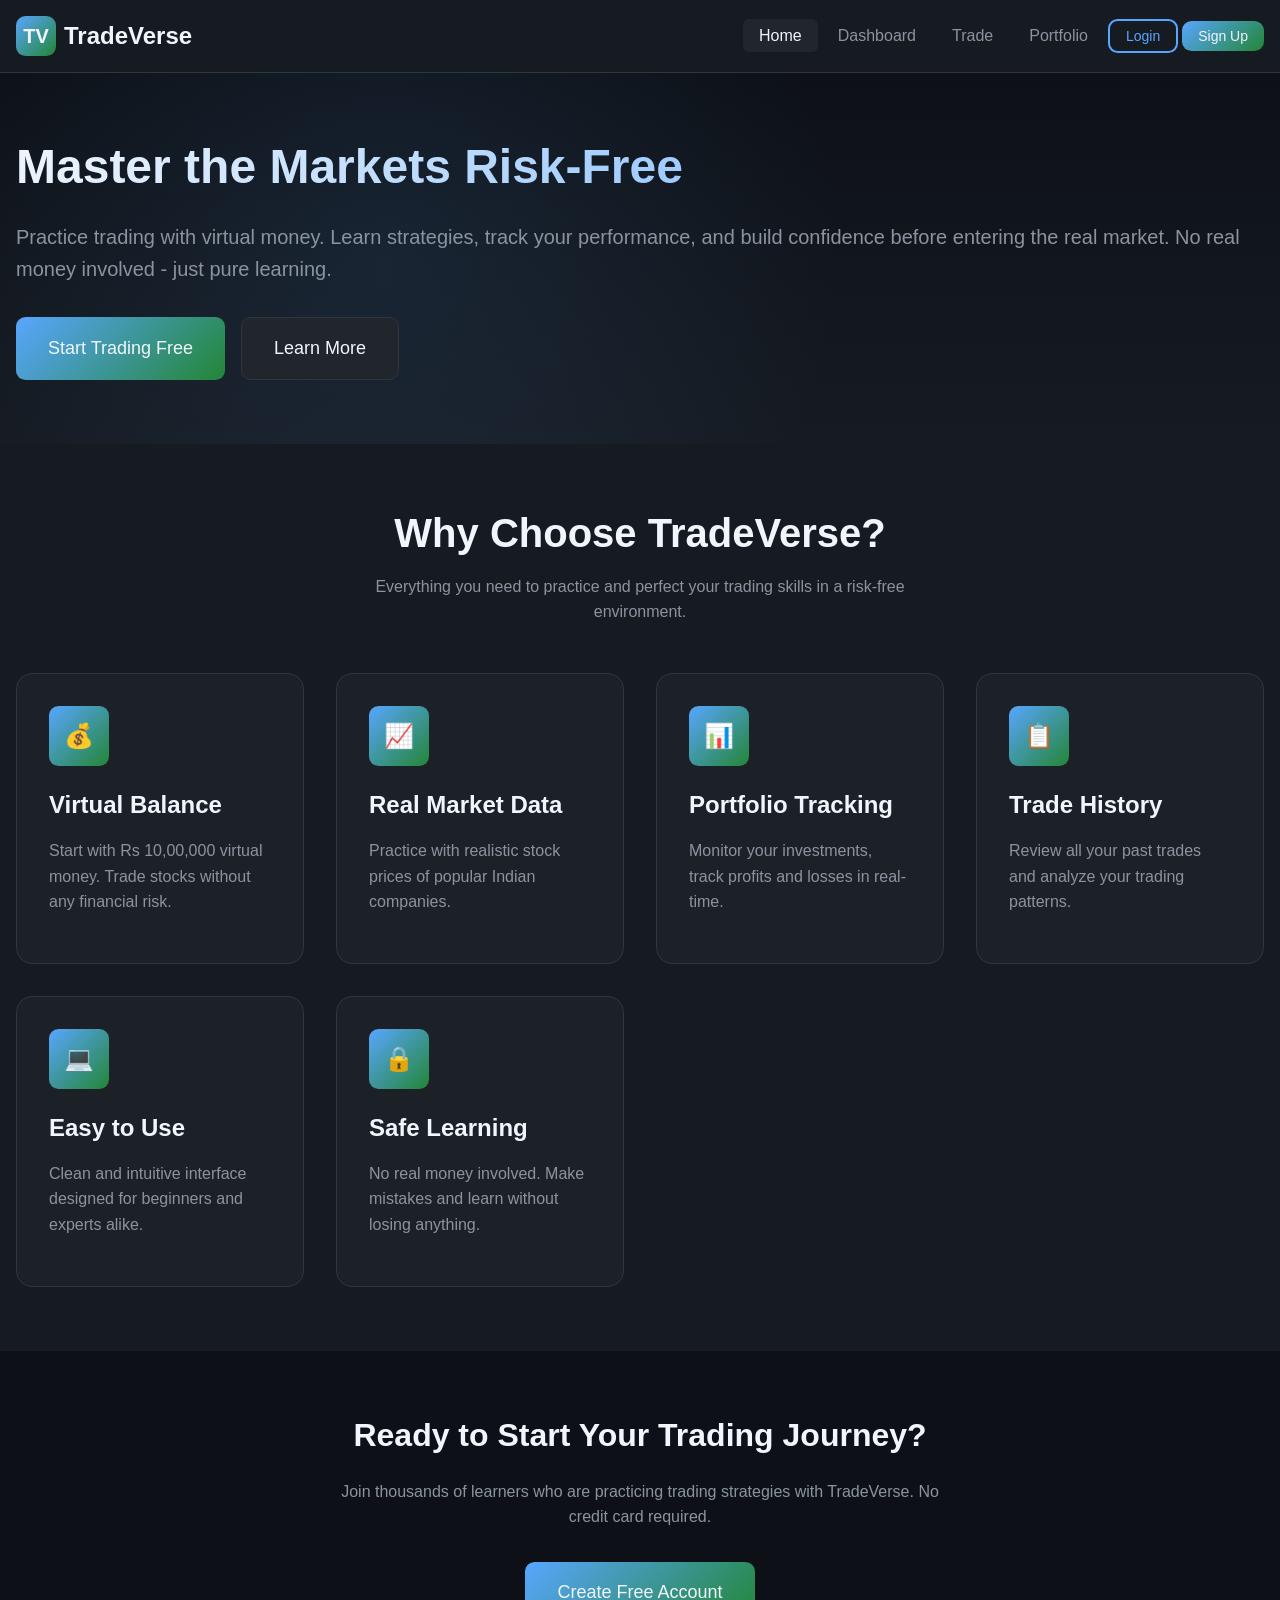
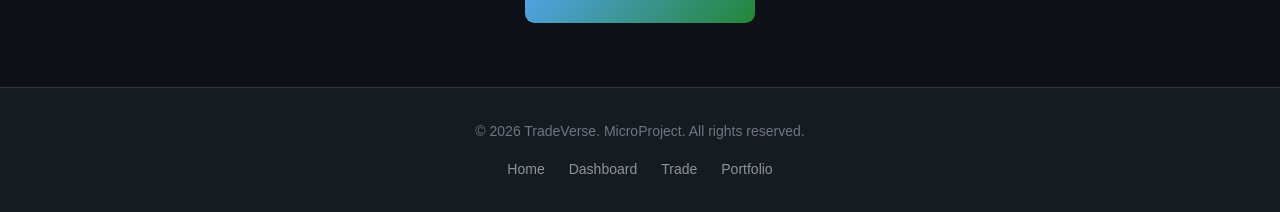
<file: index.html>
<!DOCTYPE html>
<html lang="en">
<head>
    <meta charset="UTF-8">
    <meta name="viewport" content="width=device-width, initial-scale=1.0, maximum-scale=5.0, user-scalable=yes">
    <meta name="description" content="TradeVerse - Virtual Paper Trading Platform. Practice trading risk-free with virtual money.">
    <meta name="theme-color" content="#0d1117">
    <title>TradeVerse - Virtual Paper Trading Platform</title>
    <link rel="stylesheet" href="style.css">
</head>
<body>
    <!-- navigation bar -->
    <nav class="navbar">
        <div class="container">
            <a href="index.html" class="navbar-brand">
                <div class="logo-icon">TV</div>
                <span>TradeVerse</span>
            </a>
            <button class="navbar-toggle" id="navbarToggle" aria-label="Toggle navigation">
                <span></span>
                <span></span>
                <span></span>
            </button>
            <ul class="navbar-nav" id="navbarNav">
                <li><a href="index.html" class="nav-link active">Home</a></li>
                <li><a href="pages/dashboard.html" class="nav-link">Dashboard</a></li>
                <li><a href="pages/trade.html" class="nav-link">Trade</a></li>
                <li><a href="pages/portfolio.html" class="nav-link">Portfolio</a></li>
                <li><a href="pages/login.html" class="btn btn-outline btn-sm">Login</a></li>
                <li><a href="pages/register.html" class="btn btn-primary btn-sm">Sign Up</a></li>
            </ul>
        </div>
    </nav>

    <!-- hero -->
    <section class="hero">
        <div class="container">
            <div class="hero-content fade-in">
                <h1>Master the Markets Risk-Free</h1>
                <p>Practice trading with virtual money. Learn strategies, track your performance, and build confidence before entering the real market. No real money involved - just pure learning.</p>
                <div class="hero-buttons">
                    <a href="pages/register.html" class="btn btn-primary btn-lg">Start Trading Free</a>
                    <a href="#features" class="btn btn-secondary btn-lg">Learn More</a>
                </div>
            </div>
        </div>
    </section>

    <!-- features -->
    <section class="features" id="features">
        <div class="container">
            <div class="section-header">
                <h2>Why Choose TradeVerse?</h2>
                <p>Everything you need to practice and perfect your trading skills in a risk-free environment.</p>
            </div>
            <div class="features-grid">
                <div class="feature-card">
                    <div class="feature-icon">&#128176;</div>
                    <h3>Virtual Balance</h3>
                    <p>Start with Rs 10,00,000 virtual money. Trade stocks without any financial risk.</p>
                </div>
                <div class="feature-card">
                    <div class="feature-icon">&#128200;</div>
                    <h3>Real Market Data</h3>
                    <p>Practice with realistic stock prices of popular Indian companies.</p>
                </div>
                <div class="feature-card">
                    <div class="feature-icon">&#128202;</div>
                    <h3>Portfolio Tracking</h3>
                    <p>Monitor your investments, track profits and losses in real-time.</p>
                </div>
                <div class="feature-card">
                    <div class="feature-icon">&#128203;</div>
                    <h3>Trade History</h3>
                    <p>Review all your past trades and analyze your trading patterns.</p>
                </div>
                <div class="feature-card">
                    <div class="feature-icon">&#128187;</div>
                    <h3>Easy to Use</h3>
                    <p>Clean and intuitive interface designed for beginners and experts alike.</p>
                </div>
                <div class="feature-card">
                    <div class="feature-icon">&#128274;</div>
                    <h3>Safe Learning</h3>
                    <p>No real money involved. Make mistakes and learn without losing anything.</p>
                </div>
            </div>
        </div>
    </section>

    <!-- container -->
    <section style="padding: var(--space-3xl) 0; background-color: var(--primary-bg);">
        <div class="container text-center">
            <h2>Ready to Start Your Trading Journey?</h2>
            <p style="max-width: min(600px, 90vw); margin: var(--space-md) auto var(--space-xl);">Join thousands of learners who are practicing trading strategies with TradeVerse. No credit card required.</p>
            <a href="pages/register.html" class="btn btn-primary btn-lg">Create Free Account</a>
        </div>
    </section>

    <!-- footer -->
    <footer class="footer">
        <div class="container">
            <div class="footer-content">
                <div class="copyright">
                    &#169; 2026 TradeVerse. MicroProject. All rights reserved.
                </div>
                <div class="footer-links">
                    <a href="index.html" class="footer-link">Home</a>
                    <a href="pages/dashboard.html" class="footer-link">Dashboard</a>
                    <a href="pages/trade.html" class="footer-link">Trade</a>
                    <a href="pages/portfolio.html" class="footer-link">Portfolio</a>
                </div>
            </div>
        </div>
    </footer>

    <script src="js/main.js"></script>
</body>
</html>
</file>
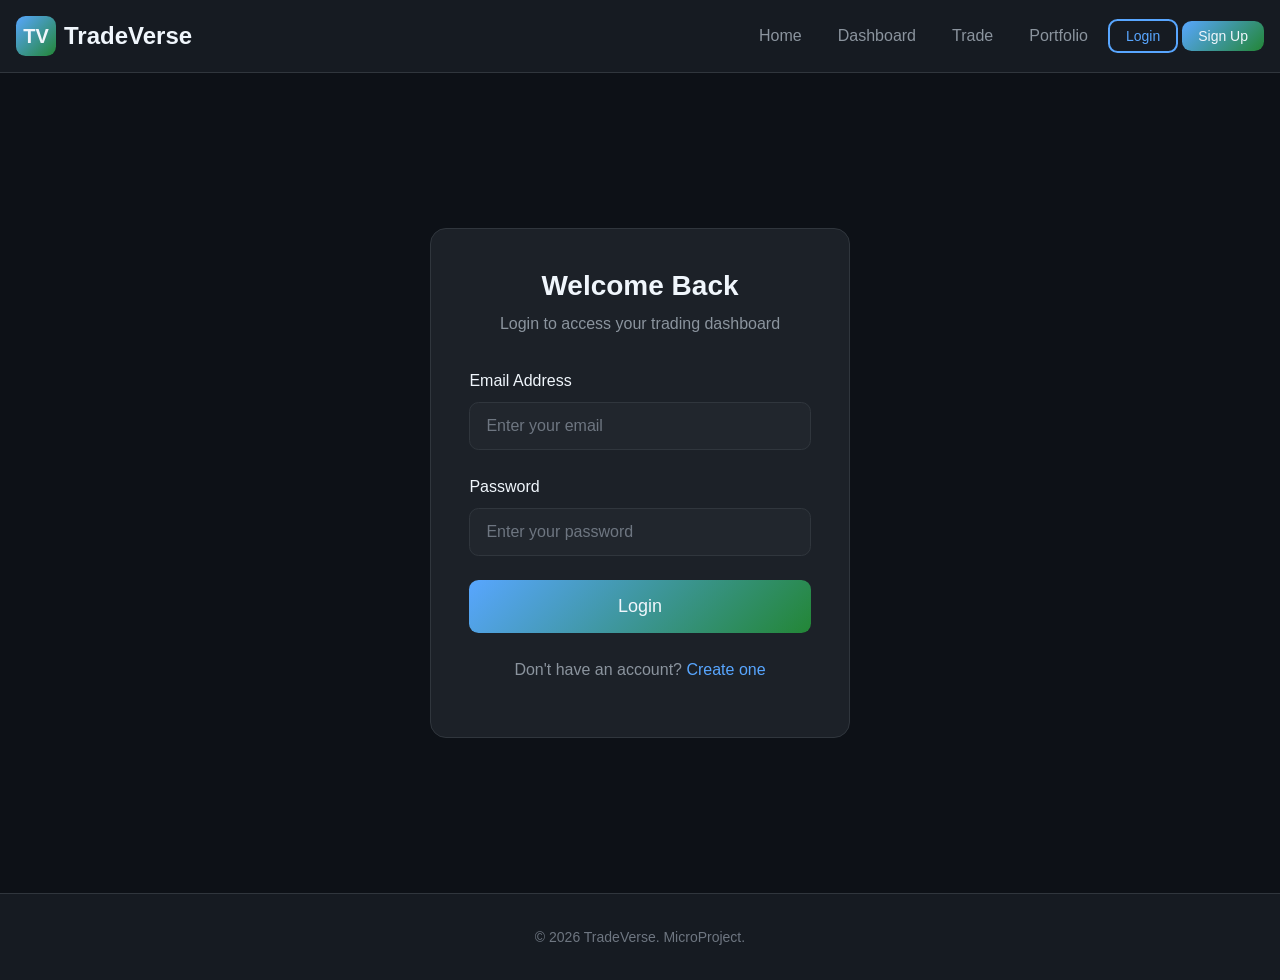
<file: pages/dashboard.html>
<!DOCTYPE html>
<html lang="en">
<head>
    <meta charset="UTF-8">
    <meta name="viewport" content="width=device-width, initial-scale=1.0">
    <title>Dashboard - TradeVerse</title>
    <link rel="stylesheet" href="../style.css">
</head>
<body>
    <!-- Navigation Bar -->
    <nav class="navbar">
        <div class="container">
            <a href="../index.html" class="navbar-brand">
                <div class="logo-icon">TV</div>
                <span>TradeVerse</span>
            </a>
            <div class="navbar-toggle" id="navbarToggle">
                <span></span>
                <span></span>
                <span></span>
            </div>
            <ul class="navbar-nav" id="navbarNav">
                <li><a href="../index.html" class="nav-link">Home</a></li>
                <li><a href="dashboard.html" class="nav-link active">Dashboard</a></li>
                <li><a href="trade.html" class="nav-link">Trade</a></li>
                <li><a href="portfolio.html" class="nav-link">Portfolio</a></li>
                <li><a href="history.html" class="nav-link">History</a></li>
                <li><a href="profile.html" class="nav-link">Profile</a></li>
                <li><button id="logoutBtn" class="btn btn-danger btn-sm">Logout</button></li>
            </ul>
        </div>
    </nav>

    <!-- Dashboard Content -->
    <main class="dashboard-layout">
        <div class="container">
            <h1 class="mb-2">Dashboard</h1>
            <p class="mb-3">Welcome back, <span id="userName">Trader</span>! Here's your portfolio overview.</p>

            <!-- Live Market Status -->
            <div class="live-ticker" style="background: linear-gradient(135deg, var(--secondary-bg), var(--tertiary-bg)); border-radius: var(--radius-lg); padding: 0.75rem 1rem; margin-bottom: 2rem; display: flex; align-items: center; gap: 1rem; overflow-x: auto; border: 1px solid var(--border-primary);">
                <span style="display: flex; align-items: center; gap: 0.5rem; white-space: nowrap;">
                    <span class="live-indicator" style="width: 8px; height: 8px; background: var(--accent-success); border-radius: 50%; animation: pulse 1.5s infinite;"></span>
                    <strong>Live Market</strong>
                </span>
                <div id="marketTicker" style="display: flex; gap: 1.5rem; white-space: nowrap;">
                    <!-- Populated by JavaScript -->
                </div>
            </div>

            <!-- Balance Cards -->
            <div class="balance-grid">
                <div class="balance-card">
                    <div class="balance-label">&#128176; Virtual Balance</div>
                    <div class="balance-value" id="virtualBalance">&#8377;10,00,000</div>
                    <div class="balance-change positive">Available for trading</div>
                </div>
                <div class="balance-card">
                    <div class="balance-label">&#128200; Total Investment</div>
                    <div class="balance-value" id="totalInvestment">&#8377;0</div>
                    <div class="balance-change">Amount invested in stocks</div>
                </div>
                <div class="balance-card">
                    <div class="balance-label">&#128178; Portfolio Value</div>
                    <div class="balance-value" id="portfolioValue">&#8377;0</div>
                    <div class="balance-change" id="portfolioChange">Current value</div>
                </div>
                <div class="balance-card">
                    <div class="balance-label">&#128202; Total P/L</div>
                    <div class="balance-value" id="totalPL">&#8377;0</div>
                    <div class="balance-change" id="plPercent">0% return</div>
                </div>
            </div>

            <!-- Candlestick Chart Section -->
            <div class="chart-container">
                <div class="chart-header">
                    <div>
                        <h2 class="chart-title" id="chartStockTitle">Reliance Industries</h2>
                        <div id="chartStockInfo" style="font-size: 0.875rem; color: var(--text-secondary);">
                            <span id="chartStockSymbol">RELIANCE</span> |
                            O: <span id="chartOpen">0</span> |
                            H: <span id="chartHigh">0</span> |
                            L: <span id="chartLow">0</span> |
                            C: <span id="chartClose" style="font-weight: 600;">0</span>
                            <span id="chartChange" style="margin-left: 0.5rem;"></span>
                        </div>
                    </div>
                    <div style="display: flex; align-items: center; gap: 1rem;">
                        <select id="stockSelector" class="form-select" style="width: auto; min-width: 150px;">
                            <!-- Populated by JavaScript -->
                        </select>
                        <div class="chart-tabs">
                            <button class="chart-tab active" data-period="1H">1H</button>
                            <button class="chart-tab" data-period="1D">1D</button>
                            <button class="chart-tab" data-period="1W">1W</button>
                            <button class="chart-tab" data-period="1M">1M</button>
                        </div>
                    </div>
                </div>
                <div id="candlestickChartContainer" style="width: 100%; height: 350px;"></div>
            </div>

            <!-- Stock Watchlist -->
            <div class="card mt-3">
                <div class="card-header">
                    <h3 class="card-title">Stock Watchlist</h3>
                    <span class="badge" style="background: var(--accent-success);">LIVE</span>
                </div>
                <div class="table-container">
                    <table class="data-table">
                        <thead>
                            <tr>
                                <th>Stock</th>
                                <th>Price</th>
                                <th>Change</th>
                                <th>Day High</th>
                                <th>Day Low</th>
                                <th>Volume</th>
                                <th>Action</th>
                            </tr>
                        </thead>
                        <tbody id="stocksWatchlist">
                            <!-- Populated by JavaScript -->
                        </tbody>
                    </table>
                </div>
            </div>

            <!-- Quick Actions -->
            <div class="card mt-3">
                <div class="card-header">
                    <h3 class="card-title">Quick Actions</h3>
                </div>
                <div style="display: flex; gap: 1rem; flex-wrap: wrap;">
                    <a href="trade.html" class="btn btn-primary">Buy Stocks</a>
                    <a href="portfolio.html" class="btn btn-secondary">View Portfolio</a>
                    <a href="history.html" class="btn btn-secondary">Trade History</a>
                </div>
            </div>

            <!-- Recent Trades -->
            <div class="card mt-3">
                <div class="card-header">
                    <h3 class="card-title">Recent Trades</h3>
                    <a href="history.html" class="nav-link" style="padding: 0;">View All</a>
                </div>
                <div id="recentTrades" class="table-container">
                    <table class="data-table">
                        <thead>
                            <tr>
                                <th>Stock</th>
                                <th>Type</th>
                                <th>Qty</th>
                                <th>Price</th>
                                <th>Date</th>
                            </tr>
                        </thead>
                        <tbody id="recentTradesBody">
                            <!-- Populated by JavaScript -->
                        </tbody>
                    </table>
                </div>
                <div id="noTrades" class="empty-state hidden">
                    <div class="empty-state-icon">&#128203;</div>
                    <h3>No trades yet</h3>
                    <p>Start trading to see your recent activity here.</p>
                </div>
            </div>
        </div>
    </main>

    <!-- Footer -->
    <footer class="footer">
        <div class="container">
            <div class="footer-content">
                <div class="copyright">
                    &#169; 2026 TradeVerse. MicroProject.
                </div>
                <div class="footer-links">
                    <a href="../index.html" class="footer-link">Home</a>
                    <a href="trade.html" class="footer-link">Trade</a>
                    <a href="portfolio.html" class="footer-link">Portfolio</a>
                </div>
            </div>
        </div>
    </footer>

    <script src="../js/main.js"></script>
    <script src="../js/data.js"></script>
    <script src="../js/candlestick.js"></script>
    <script src="../js/dashboard.js"></script>
</body>
</html>
</file>
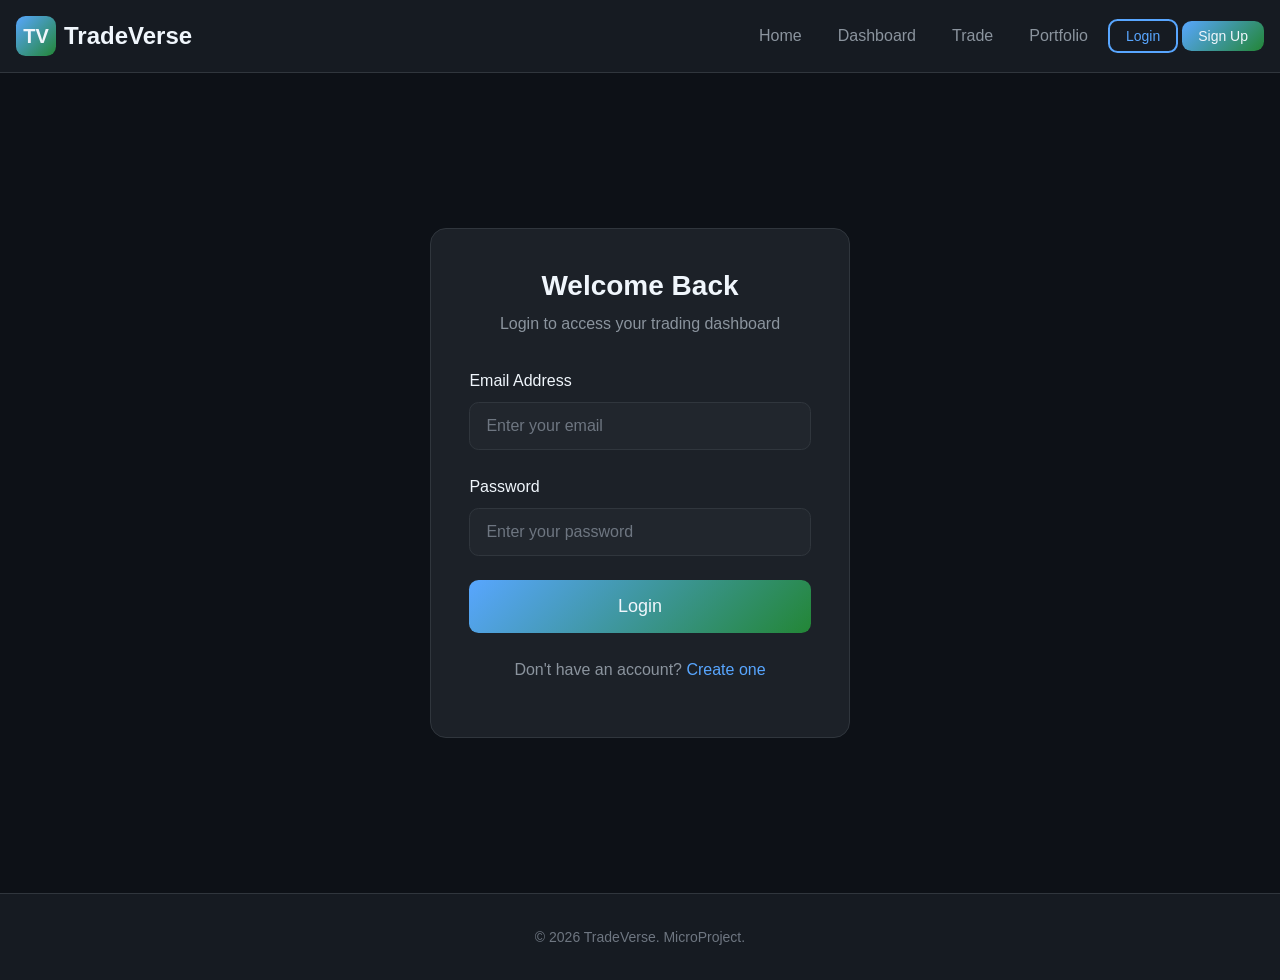
<file: pages/history.html>
<!DOCTYPE html>
<html lang="en">
<head>
    <meta charset="UTF-8">
    <meta name="viewport" content="width=device-width, initial-scale=1.0">
    <title>Trade History - TradeVerse</title>
    <link rel="stylesheet" href="../style.css">
</head>
<body>
    <!-- Navigation Bar -->
    <nav class="navbar">
        <div class="container">
            <a href="../index.html" class="navbar-brand">
                <div class="logo-icon">TV</div>
                <span>TradeVerse</span>
            </a>
            <div class="navbar-toggle" id="navbarToggle">
                <span></span>
                <span></span>
                <span></span>
            </div>
            <ul class="navbar-nav" id="navbarNav">
                <li><a href="../index.html" class="nav-link">Home</a></li>
                <li><a href="dashboard.html" class="nav-link">Dashboard</a></li>
                <li><a href="trade.html" class="nav-link">Trade</a></li>
                <li><a href="portfolio.html" class="nav-link">Portfolio</a></li>
                <li><a href="history.html" class="nav-link active">History</a></li>
                <li><a href="profile.html" class="nav-link">Profile</a></li>
                <li><button id="logoutBtn" class="btn btn-danger btn-sm">Logout</button></li>
            </ul>
        </div>
    </nav>

    <!-- History Content -->
    <main class="dashboard-layout">
        <div class="container">
            <h1 class="mb-2">Trade History</h1>
            <p class="mb-3">View all your past transactions and realized profit/loss</p>

            <!-- Summary Stats -->
            <div class="portfolio-summary">
                <div class="summary-item">
                    <div class="summary-label">Total Trades</div>
                    <div class="summary-value" id="totalTrades">0</div>
                </div>
                <div class="summary-item">
                    <div class="summary-label">Buy Orders</div>
                    <div class="summary-value" id="buyOrders" style="color: var(--accent-success);">0</div>
                </div>
                <div class="summary-item">
                    <div class="summary-label">Sell Orders</div>
                    <div class="summary-value" id="sellOrders" style="color: var(--accent-danger);">0</div>
                </div>
                <div class="summary-item">
                    <div class="summary-label">Total Investment</div>
                    <div class="summary-value" id="totalVolume">&#8377;0</div>
                </div>
            </div>

            <!-- Realized P/L Card -->
            <div class="card mb-3" style="background: linear-gradient(135deg, var(--secondary-bg), var(--tertiary-bg));">
                <div style="display: flex; justify-content: space-between; align-items: center; flex-wrap: wrap; gap: 1rem;">
                    <div>
                        <h3 style="margin: 0; font-size: 1rem; color: var(--text-secondary);">Total Realized Profit/Loss</h3>
                        <p style="margin: 0.5rem 0 0; font-size: 2rem; font-weight: 700;" id="totalRealizedPL">&#8377;0</p>
                        <p style="margin: 0.25rem 0 0; font-size: 0.875rem; color: var(--text-muted);">From all closed (sell) trades</p>
                    </div>
                    <div style="text-align: right;">
                        <p style="margin: 0; color: var(--text-secondary);">Winning Trades</p>
                        <p style="margin: 0.5rem 0 0; font-size: 1.25rem; font-weight: 600; color: var(--accent-success);" id="winningTrades">0</p>
                    </div>
                    <div style="text-align: right;">
                        <p style="margin: 0; color: var(--text-secondary);">Losing Trades</p>
                        <p style="margin: 0.5rem 0 0; font-size: 1.25rem; font-weight: 600; color: var(--accent-danger);" id="losingTrades">0</p>
                    </div>
                </div>
            </div>

            <!-- Filters -->
            <div class="card mb-3">
                <div style="display: flex; gap: 1rem; flex-wrap: wrap; align-items: center;">
                    <div style="flex: 1; min-width: 150px;">
                        <label class="form-label">Filter by Type</label>
                        <select id="filterType" class="form-select">
                            <option value="all">All Trades</option>
                            <option value="buy">Buy Only</option>
                            <option value="sell">Sell Only</option>
                        </select>
                    </div>
                    <div style="flex: 1; min-width: 150px;">
                        <label class="form-label">Filter by Stock</label>
                        <select id="filterStock" class="form-select">
                            <option value="all">All Stocks</option>
                        </select>
                    </div>
                    <div style="flex: 1; min-width: 150px;">
                        <label class="form-label">Sort By</label>
                        <select id="sortOrder" class="form-select">
                            <option value="newest">Newest First</option>
                            <option value="oldest">Oldest First</option>
                        </select>
                    </div>
                </div>
            </div>

            <!-- Trade History Table -->
            <div class="card">
                <div class="card-header">
                    <h3 class="card-title">All Transactions</h3>
                    <button id="clearHistory" class="btn btn-danger btn-sm">Clear History</button>
                </div>
                <div class="table-container">
                    <table class="data-table">
                        <thead>
                            <tr>
                                <th>Date & Time</th>
                                <th>Stock</th>
                                <th>Type</th>
                                <th>Qty</th>
                                <th>Price</th>
                                <th>Total</th>
                                <th>Brokerage</th>
                                <th>Realized P/L</th>
                            </tr>
                        </thead>
                        <tbody id="historyBody">
                        </tbody>
                    </table>
                </div>
                <div id="noHistory" class="empty-state hidden">
                    <div class="empty-state-icon">&#128203;</div>
                    <h3>No trade history</h3>
                    <p>Start trading to build your transaction history.</p>
                    <a href="trade.html" class="btn btn-primary mt-2">Go to Trade</a>
                </div>
            </div>
        </div>
    </main>

    <!-- Footer -->
    <footer class="footer">
        <div class="container">
            <div class="footer-content">
                <div class="copyright">
                    &#169; 2026 TradeVerse. MicroProject.
                </div>
                <div class="footer-links">
                    <a href="dashboard.html" class="footer-link">Dashboard</a>
                    <a href="trade.html" class="footer-link">Trade</a>
                    <a href="portfolio.html" class="footer-link">Portfolio</a>
                </div>
            </div>
        </div>
    </footer>

    <script src="../js/main.js"></script>
    <script src="../js/data.js"></script>
    <script src="../js/history.js"></script>
</body>
</html>
</file>
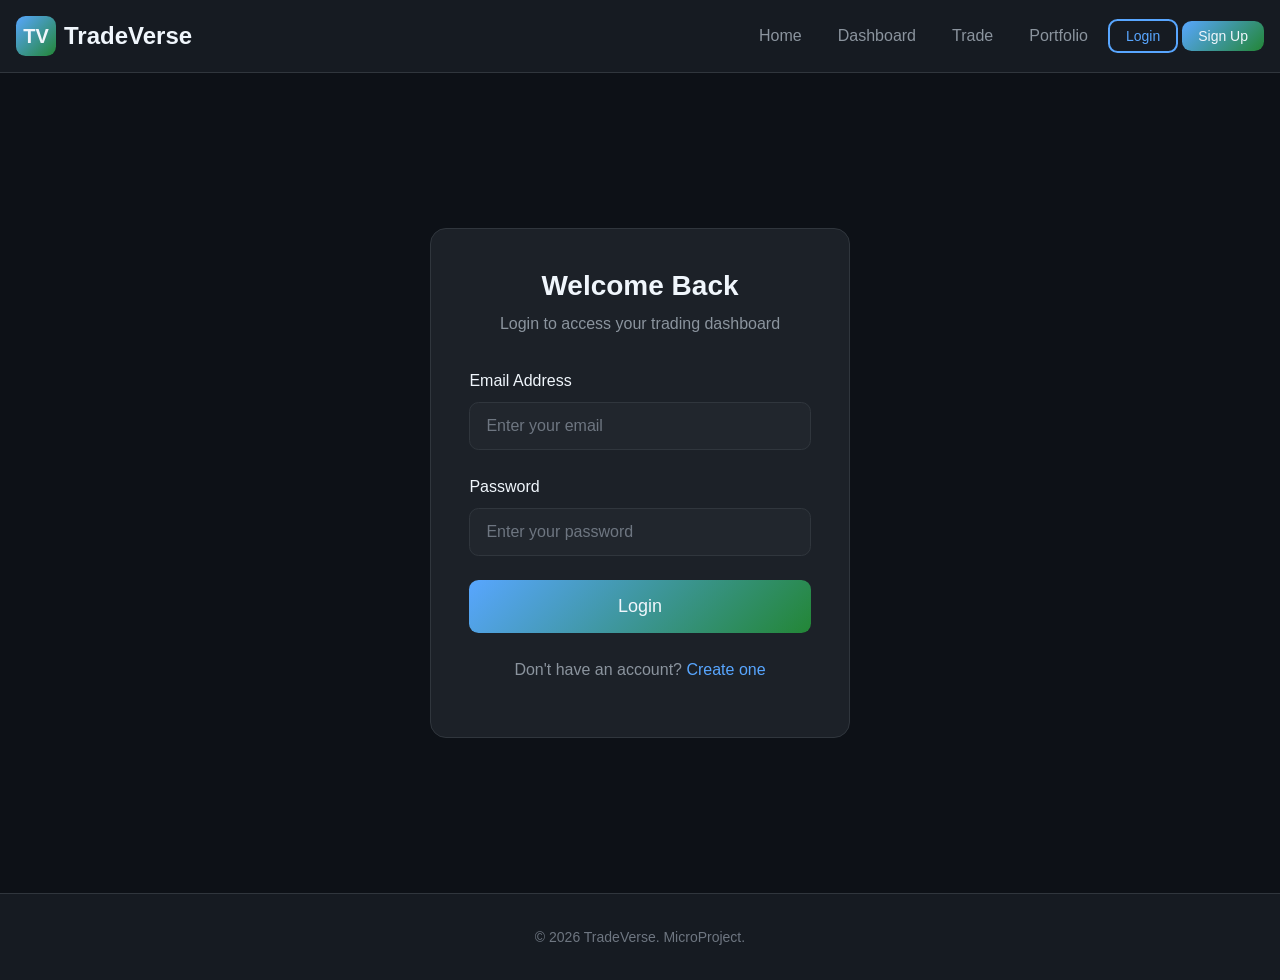
<file: pages/login.html>
<!DOCTYPE html>
<html lang="en">
<head>
    <meta charset="UTF-8">
    <meta name="viewport" content="width=device-width, initial-scale=1.0">
    <title>Login - TradeVerse</title>
    <link rel="stylesheet" href="../style.css">
</head>
<body>
    <!-- Navigation Bar -->
    <nav class="navbar">
        <div class="container">
            <a href="../index.html" class="navbar-brand">
                <div class="logo-icon">TV</div>
                <span>TradeVerse</span>
            </a>
            <div class="navbar-toggle" id="navbarToggle">
                <span></span>
                <span></span>
                <span></span>
            </div>
            <ul class="navbar-nav" id="navbarNav">
                <li><a href="../index.html" class="nav-link">Home</a></li>
                <li><a href="dashboard.html" class="nav-link">Dashboard</a></li>
                <li><a href="trade.html" class="nav-link">Trade</a></li>
                <li><a href="portfolio.html" class="nav-link">Portfolio</a></li>
                <li><a href="login.html" class="btn btn-outline btn-sm">Login</a></li>
                <li><a href="register.html" class="btn btn-primary btn-sm">Sign Up</a></li>
            </ul>
        </div>
    </nav>

    <!-- Login Section -->
    <section class="auth-container">
        <div class="auth-card fade-in">
            <div class="auth-header">
                <h1>Welcome Back</h1>
                <p>Login to access your trading dashboard</p>
            </div>

            <!-- Alert for error messages -->
            <div id="loginAlert" class="alert alert-danger hidden">
                <span id="loginAlertMessage"></span>
            </div>

            <form id="loginForm">
                <div class="form-group">
                    <label for="email" class="form-label">Email Address</label>
                    <input type="email" id="email" name="email" class="form-input" placeholder="Enter your email" required>
                </div>
                <div class="form-group">
                    <label for="password" class="form-label">Password</label>
                    <input type="password" id="password" name="password" class="form-input" placeholder="Enter your password" required>
                </div>
                <button type="submit" class="btn btn-primary btn-block btn-lg">Login</button>
            </form>

            <div class="auth-footer">
                <p>Don't have an account? <a href="register.html">Create one</a></p>
            </div>
        </div>
    </section>

    <!-- Footer -->
    <footer class="footer">
        <div class="container">
            <div class="footer-content">
                <div class="copyright">
                    &#169; 2026 TradeVerse. MicroProject.
                </div>
            </div>
        </div>
    </footer>

    <script src="../js/main.js"></script>
    <script src="../js/auth.js"></script>
</body>
</html>
</file>
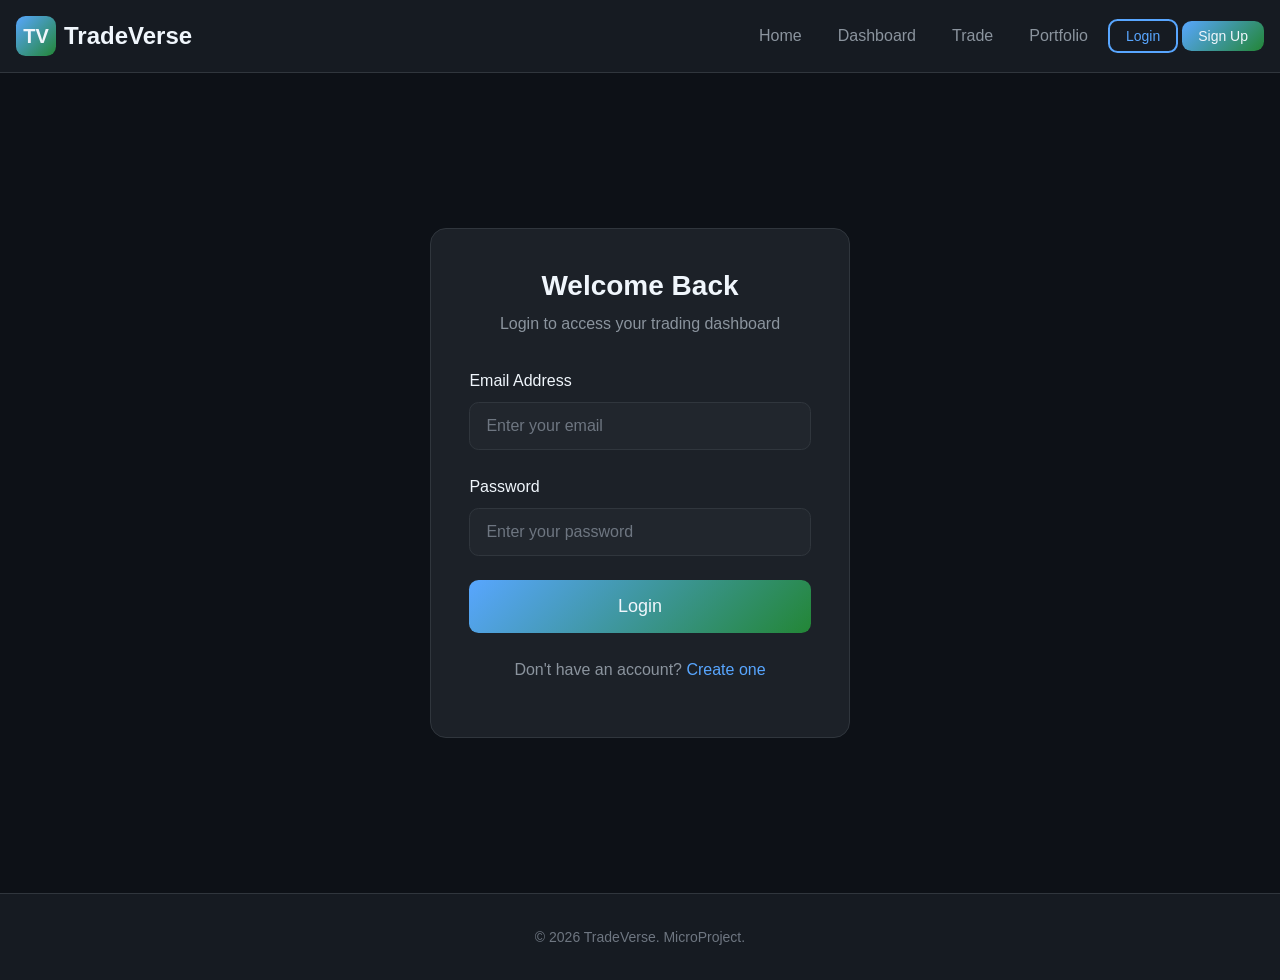
<file: pages/portfolio.html>
<!DOCTYPE html>
<html lang="en">
<head>
    <meta charset="UTF-8">
    <meta name="viewport" content="width=device-width, initial-scale=1.0">
    <title>Portfolio - TradeVerse</title>
    <link rel="stylesheet" href="../style.css">
</head>
<body>
    <!-- Navigation Bar -->
    <nav class="navbar">
        <div class="container">
            <a href="../index.html" class="navbar-brand">
                <div class="logo-icon">TV</div>
                <span>TradeVerse</span>
            </a>
            <div class="navbar-toggle" id="navbarToggle">
                <span></span>
                <span></span>
                <span></span>
            </div>
            <ul class="navbar-nav" id="navbarNav">
                <li><a href="../index.html" class="nav-link">Home</a></li>
                <li><a href="dashboard.html" class="nav-link">Dashboard</a></li>
                <li><a href="trade.html" class="nav-link">Trade</a></li>
                <li><a href="portfolio.html" class="nav-link active">Portfolio</a></li>
                <li><a href="history.html" class="nav-link">History</a></li>
                <li><a href="profile.html" class="nav-link">Profile</a></li>
                <li><button id="logoutBtn" class="btn btn-danger btn-sm">Logout</button></li>
            </ul>
        </div>
    </nav>

    <!-- Portfolio Content -->
    <main class="dashboard-layout">
        <div class="container">
            <h1 class="mb-2">My Portfolio</h1>
            <p class="mb-3">View and manage your stock holdings</p>

            <!-- Portfolio Summary Cards -->
            <div class="portfolio-summary">
                <div class="summary-item">
                    <div class="summary-label">Available Balance</div>
                    <div class="summary-value" id="availableBalance">&#8377;10,00,000</div>
                </div>
                <div class="summary-item">
                    <div class="summary-label">Total Investment</div>
                    <div class="summary-value" id="totalInvestment">&#8377;0</div>
                </div>
                <div class="summary-item">
                    <div class="summary-label">Current Value</div>
                    <div class="summary-value" id="currentValue">&#8377;0</div>
                </div>
                <div class="summary-item">
                    <div class="summary-label">Total P/L</div>
                    <div class="summary-value" id="totalPL">&#8377;0</div>
                </div>
            </div>

            <!-- Holdings Table -->
            <div class="card">
                <div class="card-header">
                    <h3 class="card-title">Stock Holdings</h3>
                    <a href="trade.html" class="btn btn-primary btn-sm">Buy More</a>
                </div>
                <div class="table-container">
                    <table class="data-table">
                        <thead>
                            <tr>
                                <th>Stock</th>
                                <th>Symbol</th>
                                <th>Quantity</th>
                                <th>Avg Buy Price</th>
                                <th>Current Price</th>
                                <th>Invested Value</th>
                                <th>Current Value</th>
                                <th>P/L</th>
                                <th>Action</th>
                            </tr>
                        </thead>
                        <tbody id="holdingsBody">
                            <!-- Populated by JavaScript -->
                        </tbody>
                    </table>
                </div>
                <div id="noHoldings" class="empty-state hidden">
                    <div class="empty-state-icon">&#128178;</div>
                    <h3>No holdings yet</h3>
                    <p>Start buying stocks to build your portfolio.</p>
                    <a href="trade.html" class="btn btn-primary mt-2">Go to Trade</a>
                </div>
            </div>

            <!-- Portfolio Allocation -->
            <div class="card mt-3">
                <div class="card-header">
                    <h3 class="card-title">Portfolio Summary</h3>
                </div>
                <div style="display: grid; grid-template-columns: repeat(auto-fit, minmax(200px, 1fr)); gap: 1rem; padding: 1rem 0;">
                    <div>
                        <p style="color: var(--text-secondary); font-size: 0.875rem;">Number of Stocks</p>
                        <p style="font-size: 1.5rem; font-weight: 600;" id="numStocks">0</p>
                    </div>
                    <div>
                        <p style="color: var(--text-secondary); font-size: 0.875rem;">Total Shares</p>
                        <p style="font-size: 1.5rem; font-weight: 600;" id="totalShares">0</p>
                    </div>
                    <div>
                        <p style="color: var(--text-secondary); font-size: 0.875rem;">Best Performer</p>
                        <p style="font-size: 1.5rem; font-weight: 600; color: var(--accent-success);" id="bestPerformer">--</p>
                    </div>
                    <div>
                        <p style="color: var(--text-secondary); font-size: 0.875rem;">Worst Performer</p>
                        <p style="font-size: 1.5rem; font-weight: 600; color: var(--accent-danger);" id="worstPerformer">--</p>
                    </div>
                </div>
            </div>
        </div>
    </main>

    <!-- Footer -->
    <footer class="footer">
        <div class="container">
            <div class="footer-content">
                <div class="copyright">
                    &#169; 2026 TradeVerse. MicroProject.
                </div>
                <div class="footer-links">
                    <a href="dashboard.html" class="footer-link">Dashboard</a>
                    <a href="trade.html" class="footer-link">Trade</a>
                    <a href="history.html" class="footer-link">History</a>
                </div>
            </div>
        </div>
    </footer>

    <script src="../js/main.js"></script>
    <script src="../js/data.js"></script>
    <script src="../js/portfolio.js"></script>
</body>
</html>
</file>
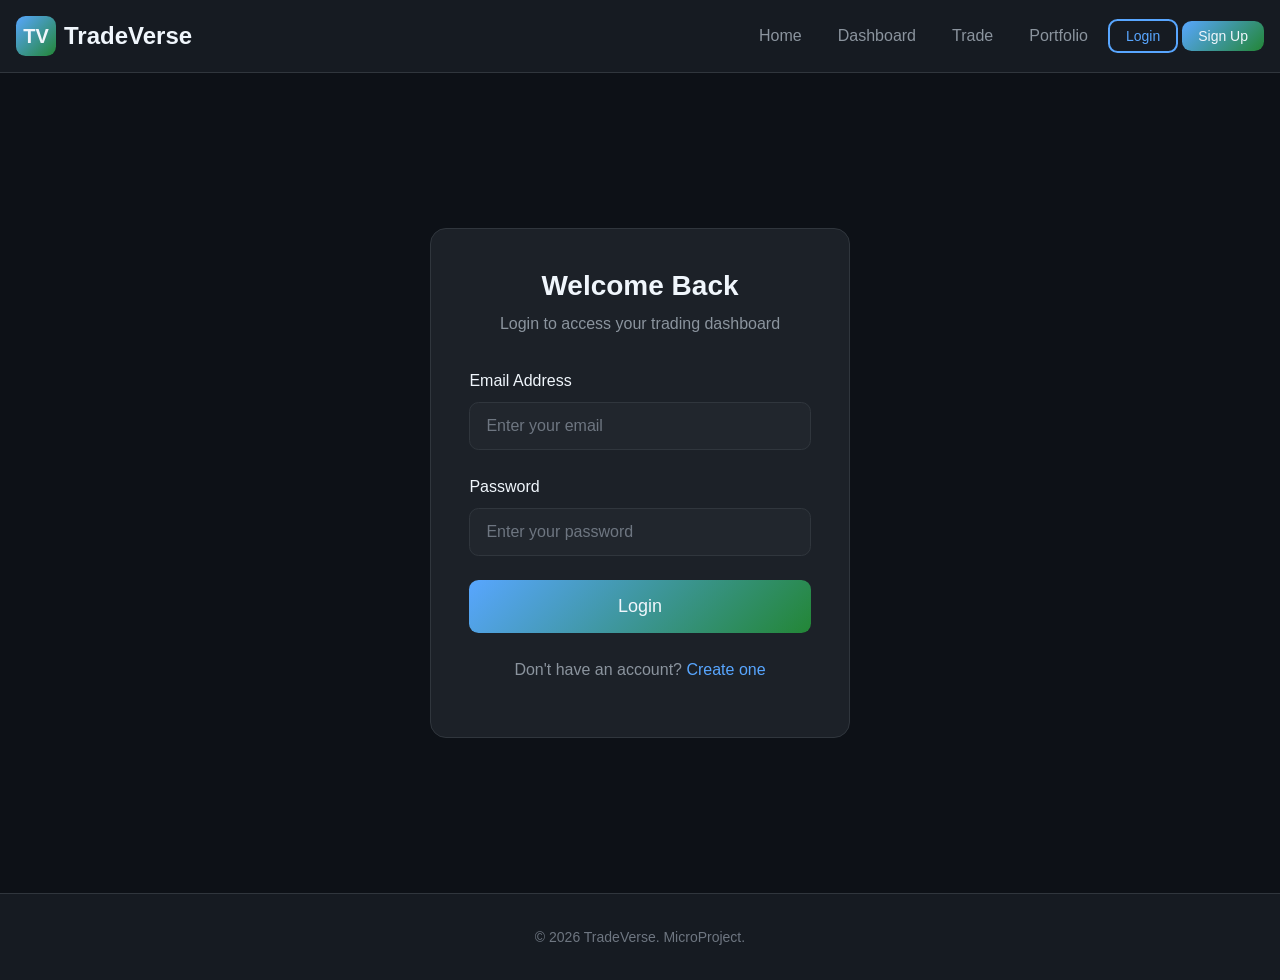
<file: pages/profile.html>
<!DOCTYPE html>
<html lang="en">
<head>
    <meta charset="UTF-8">
    <meta name="viewport" content="width=device-width, initial-scale=1.0">
    <title>Profile - TradeVerse</title>
    <link rel="stylesheet" href="../style.css">
</head>
<body>
    <!-- Navigation Bar -->
    <nav class="navbar">
        <div class="container">
            <a href="../index.html" class="navbar-brand">
                <div class="logo-icon">TV</div>
                <span>TradeVerse</span>
            </a>
            <div class="navbar-toggle" id="navbarToggle">
                <span></span>
                <span></span>
                <span></span>
            </div>
            <ul class="navbar-nav" id="navbarNav">
                <li><a href="../index.html" class="nav-link">Home</a></li>
                <li><a href="dashboard.html" class="nav-link">Dashboard</a></li>
                <li><a href="trade.html" class="nav-link">Trade</a></li>
                <li><a href="portfolio.html" class="nav-link">Portfolio</a></li>
                <li><a href="history.html" class="nav-link">History</a></li>
                <li><a href="profile.html" class="nav-link active">Profile</a></li>
                <li><button id="logoutBtn" class="btn btn-danger btn-sm">Logout</button></li>
            </ul>
        </div>
    </nav>

    <!-- Profile Content -->
    <main class="dashboard-layout">
        <div class="container">
            <h1 class="mb-2">My Profile</h1>
            <p class="mb-3">Manage your account and view your trading statistics</p>

            <!-- Profile Header -->
            <div class="profile-header">
                <div class="profile-avatar" id="profileAvatar">T</div>
                <div class="profile-info">
                    <h2 id="profileName">Trader</h2>
                    <p id="profileEmail">email@example.com</p>
                    <p>Member since: <span id="joinDate">January 2026</span></p>
                    <div class="profile-stats">
                        <div class="profile-stat">
                            <div class="value" id="totalTradesProfile">0</div>
                            <div class="label">Total Trades</div>
                        </div>
                        <div class="profile-stat">
                            <div class="value" id="winRate">0%</div>
                            <div class="label">Win Rate</div>
                        </div>
                        <div class="profile-stat">
                            <div class="value" id="profitFactor">&#8377;0</div>
                            <div class="label">Realized P/L</div>
                        </div>
                    </div>
                </div>
            </div>

            <!-- Account Settings -->
            <div class="profile-section">
                <h3>Account Settings</h3>
                <form id="profileForm">
                    <div style="display: grid; grid-template-columns: 1fr 1fr; gap: 1.5rem;">
                        <div class="form-group">
                            <label for="fullName" class="form-label">Full Name</label>
                            <input type="text" id="fullName" class="form-input" placeholder="Your name">
                        </div>
                        <div class="form-group">
                            <label for="email" class="form-label">Email Address</label>
                            <input type="email" id="email" class="form-input" placeholder="Your email" readonly>
                        </div>
                    </div>
                    <button type="submit" class="btn btn-primary">Save Changes</button>
                </form>
                <div id="profileAlert" class="alert alert-success hidden mt-2">
                    Profile updated successfully!
                </div>
            </div>

            <!-- Trading Statistics -->
            <div class="profile-section">
                <h3>Trading Statistics</h3>
                <div style="display: grid; grid-template-columns: repeat(4, 1fr); gap: 1.5rem;">
                    <div>
                        <p style="color: var(--text-secondary); font-size: 0.875rem;">Buying Power</p>
                        <p style="font-size: 1.25rem; font-weight: 600;" id="buyingPower">&#8377;10,00,000</p>
                    </div>
                    <div>
                        <p style="color: var(--text-secondary); font-size: 0.875rem;">Total Invested</p>
                        <p style="font-size: 1.25rem; font-weight: 600;" id="totalInvested">&#8377;0</p>
                    </div>
                    <div>
                        <p style="color: var(--text-secondary); font-size: 0.875rem;">Holdings Value</p>
                        <p style="font-size: 1.25rem; font-weight: 600;" id="holdingsValue">&#8377;0</p>
                    </div>
                    <div>
                        <p style="color: var(--text-secondary); font-size: 0.875rem;">Unrealized P/L</p>
                        <p style="font-size: 1.25rem; font-weight: 600;" id="unrealizedPL">&#8377;0</p>
                    </div>
                </div>
            </div>

            <!-- Profit/Loss Summary -->
            <div class="card mb-3" style="background: linear-gradient(135deg, var(--secondary-bg), var(--tertiary-bg));">
                <div style="display: flex; justify-content: space-between; align-items: center; flex-wrap: wrap; gap: 1.5rem;">
                    <div>
                        <h3 style="margin: 0; font-size: 0.875rem; color: var(--text-secondary);">Realized Profit/Loss</h3>
                        <p style="margin: 0.5rem 0 0; font-size: 2rem; font-weight: 700;" id="realizedPLProfile">&#8377;0</p>
                        <p style="margin: 0.25rem 0 0; font-size: 0.875rem; color: var(--text-muted);">Total P/L from closed trades</p>
                    </div>
                    <div style="text-align: center;">
                        <p style="margin: 0; color: var(--text-secondary); font-size: 0.875rem;">Total Return</p>
                        <p style="margin: 0.5rem 0 0; font-size: 1.5rem; font-weight: 700;" id="totalReturn">&#8377;0</p>
                        <p style="margin: 0.25rem 0 0; font-size: 0.75rem; color: var(--text-muted);">Realized + Unrealized</p>
                    </div>
                </div>
            </div>

            <!-- Actions -->
            <div class="profile-section">
                <h3>Account Actions</h3>
                <div style="display: flex; gap: 1rem; flex-wrap: wrap;">
                    <button id="resetPortfolio" class="btn btn-secondary">Reset Portfolio</button>
                    <button id="exportData" class="btn btn-secondary">Export Data</button>
                    <button id="deleteAccount" class="btn btn-danger">Delete Account</button>
                </div>
            </div>
        </div>
    </main>

    <!-- Footer -->
    <footer class="footer">
        <div class="container">
            <div class="footer-content">
                <div class="copyright">
                    &#169; 2026 TradeVerse. MicroProject.
                </div>
                <div class="footer-links">
                    <a href="dashboard.html" class="footer-link">Dashboard</a>
                    <a href="trade.html" class="footer-link">Trade</a>
                    <a href="portfolio.html" class="footer-link">Portfolio</a>
                </div>
            </div>
        </div>
    </footer>

    <script src="../js/main.js"></script>
    <script src="../js/data.js"></script>
    <script src="../js/profile.js"></script>
</body>
</html>
</file>
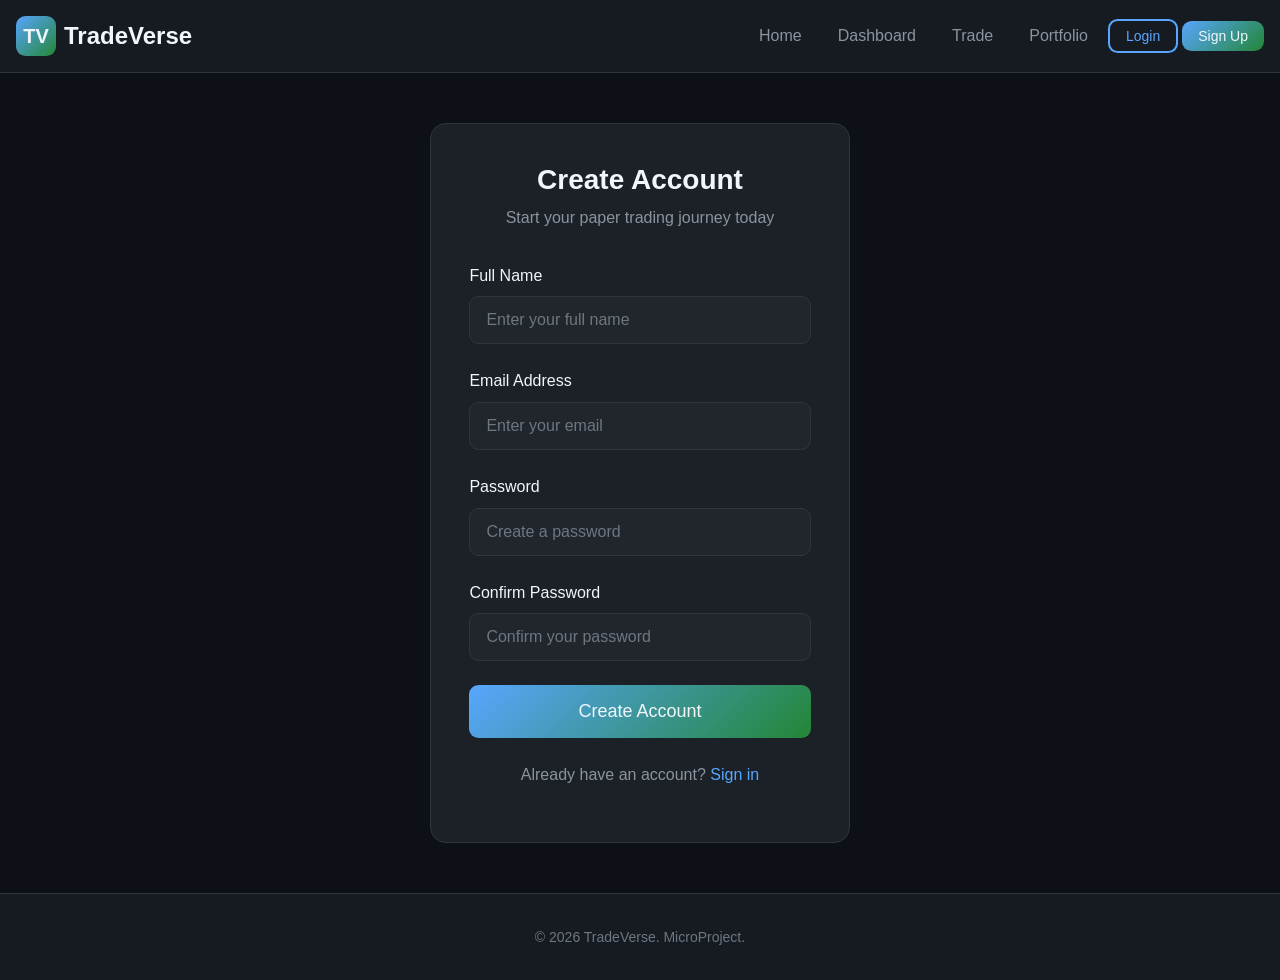
<file: pages/register.html>
<!DOCTYPE html>
<html lang="en">
<head>
    <meta charset="UTF-8">
    <meta name="viewport" content="width=device-width, initial-scale=1.0">
    <title>Register - TradeVerse</title>
    <link rel="stylesheet" href="../style.css">
</head>
<body>
    <!-- Navigation Bar -->
    <nav class="navbar">
        <div class="container">
            <a href="../index.html" class="navbar-brand">
                <div class="logo-icon">TV</div>
                <span>TradeVerse</span>
            </a>
            <div class="navbar-toggle" id="navbarToggle">
                <span></span>
                <span></span>
                <span></span>
            </div>
            <ul class="navbar-nav" id="navbarNav">
                <li><a href="../index.html" class="nav-link">Home</a></li>
                <li><a href="dashboard.html" class="nav-link">Dashboard</a></li>
                <li><a href="trade.html" class="nav-link">Trade</a></li>
                <li><a href="portfolio.html" class="nav-link">Portfolio</a></li>
                <li><a href="login.html" class="btn btn-outline btn-sm">Login</a></li>
                <li><a href="register.html" class="btn btn-primary btn-sm">Sign Up</a></li>
            </ul>
        </div>
    </nav>

    <!-- Register Section -->
    <section class="auth-container">
        <div class="auth-card fade-in">
            <div class="auth-header">
                <h1>Create Account</h1>
                <p>Start your paper trading journey today</p>
            </div>

            <!-- Alert for messages -->
            <div id="registerAlert" class="alert hidden">
                <span id="registerAlertMessage"></span>
            </div>

            <form id="registerForm">
                <div class="form-group">
                    <label for="fullName" class="form-label">Full Name</label>
                    <input type="text" id="fullName" name="fullName" class="form-input" placeholder="Enter your full name" required minlength="3">
                </div>
                <div class="form-group">
                    <label for="email" class="form-label">Email Address</label>
                    <input type="email" id="email" name="email" class="form-input" placeholder="Enter your email" required>
                </div>
                <div class="form-group">
                    <label for="password" class="form-label">Password</label>
                    <input type="password" id="password" name="password" class="form-input" placeholder="Create a password" required minlength="6">
                    <span class="form-error" id="passwordError"></span>
                </div>
                <div class="form-group">
                    <label for="confirmPassword" class="form-label">Confirm Password</label>
                    <input type="password" id="confirmPassword" name="confirmPassword" class="form-input" placeholder="Confirm your password" required>
                    <span class="form-error" id="confirmPasswordError"></span>
                </div>
                <button type="submit" class="btn btn-primary btn-block btn-lg">Create Account</button>
            </form>

            <div class="auth-footer">
                <p>Already have an account? <a href="login.html">Sign in</a></p>
            </div>
        </div>
    </section>

    <!-- Footer -->
    <footer class="footer">
        <div class="container">
            <div class="footer-content">
                <div class="copyright">
                    &#169; 2026 TradeVerse. MicroProject.
                </div>
            </div>
        </div>
    </footer>

    <script src="../js/main.js"></script>
    <script src="../js/auth.js"></script>
</body>
</html>
</file>
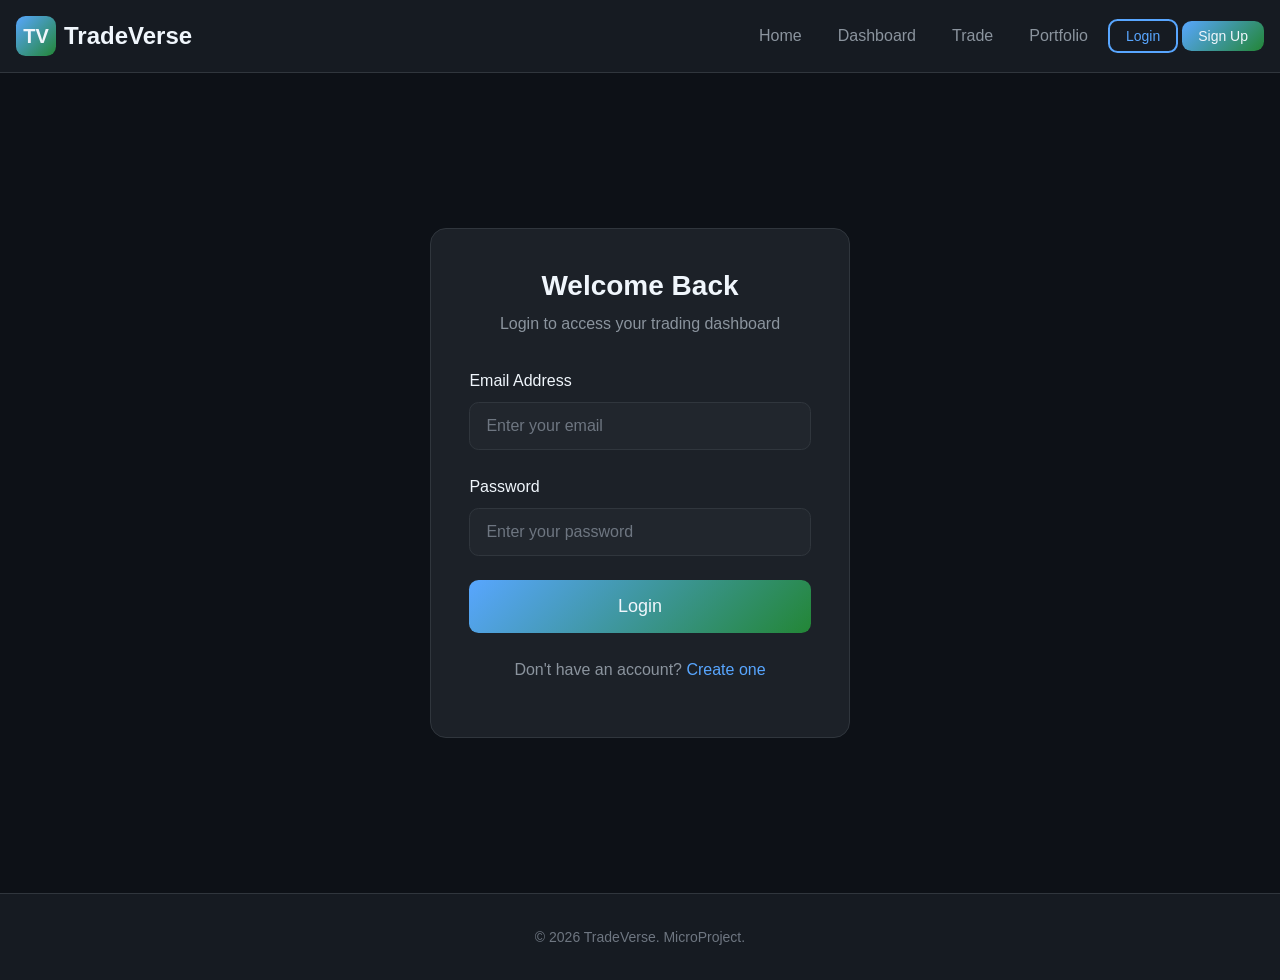
<file: pages/trade.html>
<!DOCTYPE html>
<html lang="en">
<head>
    <meta charset="UTF-8">
    <meta name="viewport" content="width=device-width, initial-scale=1.0">
    <title>Trade - TradeVerse</title>
    <link rel="stylesheet" href="../style.css">
</head>
<body>
    <!-- navigation -->
    <nav class="navbar">
        <div class="container">
            <a href="../index.html" class="navbar-brand">
                <div class="logo-icon">TV</div>
                <span>TradeVerse</span>
            </a>
            <div class="navbar-toggle" id="navbarToggle">
                <span></span>
                <span></span>
                <span></span>
            </div>
            <ul class="navbar-nav" id="navbarNav">
                <li><a href="../index.html" class="nav-link">Home</a></li>
                <li><a href="dashboard.html" class="nav-link">Dashboard</a></li>
                <li><a href="trade.html" class="nav-link active">Trade</a></li>
                <li><a href="portfolio.html" class="nav-link">Portfolio</a></li>
                <li><a href="history.html" class="nav-link">History</a></li>
                <li><a href="profile.html" class="nav-link">Profile</a></li>
                <li><button id="logoutBtn" class="btn btn-danger btn-sm">Logout</button></li>
            </ul>
        </div>
    </nav>

    <!-- trade content -->
    <main class="dashboard-layout">
        <div class="container">
            <h1 class="mb-2">Trade Stocks</h1>
            <p class="mb-3">Buy and sell stocks with your virtual balance. Practice trading risk-free!</p>

            <!--live market ticker -->
            <div class="live-ticker" style="background: linear-gradient(135deg, var(--secondary-bg), var(--tertiary-bg)); border-radius: var(--radius-lg); padding: 0.5rem 1rem; margin-bottom: 1.5rem; display: flex; align-items: center; gap: 1rem; overflow-x: auto; border: 1px solid var(--border-primary);">
                <span style="display: flex; align-items: center; gap: 0.5rem; white-space: nowrap;">
                    <span class="live-indicator" style="width: 8px; height: 8px; background: var(--accent-success); border-radius: 50%; animation: pulse 1.5s infinite;"></span>
                    <strong style="font-size: 0.875rem;">LIVE</strong>
                </span>
                <div id="marketTicker" style="display: flex; gap: 1rem; overflow-x: auto;">
                    
                </div>
            </div>

            <!-- Main Content Grid -->
            <div class="trade-grid">
                <!-- Stock List -->
                <div class="stock-list">
                    <h3 style="margin-bottom: 1rem;">Available Stocks</h3>
                    <div id="stockList">
                        <!-- Populated by JavaScript -->
                    </div>
                </div>

                <!-- Trade Form -->
                <div class="trade-form">
                    <div class="trade-form-header">
                        <button type="button" class="trade-type-btn buy active" data-type="buy">BUY</button>
                        <button type="button" class="trade-type-btn sell" data-type="sell">SELL</button>
                    </div>

                    <!-- Selected Stock Info -->
                    <div class="stock-info" id="selectedStockInfo">
                        <div class="stock-name" id="selectedStockName">Select a stock</div>
                        <div class="stock-price" id="selectedStockPrice">--</div>
                        <div class="stock-change" id="selectedStockChange">--</div>
                    </div>

                    <!-- Alert for messages -->
                    <div id="tradeAlert" class="alert hidden">
                        <span id="tradeAlertMessage"></span>
                    </div>

                    <form id="tradeForm">
                        <div class="form-group">
                            <label for="quantity" class="form-label">Quantity</label>
                            <input type="number" id="quantity" name="quantity" class="form-input" placeholder="Enter quantity" min="1" value="1" required>
                        </div>
                        <div class="form-group">
                            <label for="price" class="form-label">Price (per share) - Live</label>
                            <input type="number" id="price" name="price" class="form-input" placeholder="Price" step="0.01" readonly>
                        </div>

                        <!-- Trade Summary -->
                        <div class="trade-summary">
                            <div class="trade-summary-row">
                                <span>Subtotal</span>
                                <span id="subtotal">&#8377;0</span>
                            </div>
                            <div class="trade-summary-row">
                                <span>Brokerage (0.1%)</span>
                                <span id="brokerage">&#8377;0</span>
                            </div>
                            <div class="trade-summary-row">
                                <span>Total Amount</span>
                                <span id="totalAmount">&#8377;0</span>
                            </div>
                        </div>

                        <div class="form-group" style="margin-top: 1.5rem;">
                            <div style="display: flex; justify-content: space-between; font-size: 0.875rem; color: var(--text-secondary);">
                                <span>Available Balance:</span>
                                <span id="availableBalance">&#8377;10,00,000</span>
                            </div>
                        </div>

                        <button type="submit" class="btn btn-success btn-block btn-lg" id="submitTradeBtn">Buy Now</button>
                    </form>
                </div>
            </div>

            <!-- Live Candlestick Chart -->
            <div class="card mt-3">
                <div class="chart-header">
                    <div>
                        <h2 class="chart-title" id="chartStockTitle">Select Stock</h2>
                        <div style="font-size: 0.875rem; color: var(--text-secondary);">
                            <span id="chartStockSymbol">--</span> |
                            O: <span id="chartOpen">--</span> |
                            H: <span id="chartHigh">--</span> |
                            L: <span id="chartLow">--</span> |
                            C: <span id="chartClose" style="font-weight: 600;">--</span>
                            <span id="chartChange" style="margin-left: 0.5rem;"></span>
                        </div>
                    </div>
                    <div class="chart-tabs">
                        <button class="chart-tab active" data-period="1H">1H</button>
                        <button class="chart-tab" data-period="1D">1D</button>
                        <button class="chart-tab" data-period="1W">1W</button>
                    </div>
                </div>
                <div id="candlestickChartContainer" style="width: 100%; height: 300px;"></div>
            </div>

            <!-- My Holdings Quick View -->
            <div class="card mt-3">
                <div class="card-header">
                    <h3 class="card-title">My Holdings</h3>
                    <a href="portfolio.html" class="nav-link" style="padding: 0;">View Full Portfolio</a>
                </div>
                <div id="holdingsPreview" class="table-container">
                    <table class="data-table">
                        <thead>
                            <tr>
                                <th>Stock</th>
                                <th>Qty</th>
                                <th>Avg Price</th>
                                <th>Current</th>
                                <th>P/L</th>
                            </tr>
                        </thead>
                        <tbody id="holdingsBody">
                            <!-- Populated by JavaScript -->
                        </tbody>
                    </table>
                </div>
                <div id="noHoldings" class="empty-state hidden">
                    <div class="empty-state-icon">&#128178;</div>
                    <h3>No holdings yet</h3>
                    <p>Buy stocks to add them to your portfolio.</p>
                </div>
            </div>
        </div>
    </main>

    <!-- Footer -->
    <footer class="footer">
        <div class="container">
            <div class="footer-content">
                <div class="copyright">
                    &#169; 2026 TradeVerse. MicroProject.
                </div>
                <div class="footer-links">
                    <a href="dashboard.html" class="footer-link">Dashboard</a>
                    <a href="portfolio.html" class="footer-link">Portfolio</a>
                    <a href="history.html" class="footer-link">History</a>
                </div>
            </div>
        </div>
    </footer>

    <script src="../js/main.js"></script>
    <script src="../js/data.js"></script>
    <script src="../js/candlestick.js"></script>
    <script src="../js/trade.js"></script>
</body>
</html>
</file>
<file: style.css>
/* ============================================
   TradeNest - Main Stylesheet
   A Modern Paper Trading Platform
   Fully Responsive Design
   ============================================ */

/* CSS Variables for Theme Colors */
:root {
    --primary-bg: #0d1117;
    --secondary-bg: #161b22;
    --tertiary-bg: #21262d;
    --card-bg: #1c2128;
    --accent-primary: #58a6ff;
    --accent-secondary: #238636;
    --accent-danger: #da3633;
    --accent-warning: #d29922;
    --accent-success: #3fb950;
    --text-primary: #f0f6fc;
    --text-secondary: #8b949e;
    --text-muted: #6e7681;
    --border-primary: #30363d;
    --border-secondary: #21262d;
    --gradient-start: #58a6ff;
    --gradient-end: #238636;
    --shadow-sm: 0 1px 2px rgba(0, 0, 0, 0.3);
    --shadow-md: 0 4px 6px rgba(0, 0, 0, 0.4);
    --shadow-lg: 0 10px 20px rgba(0, 0, 0, 0.5);
    --radius-sm: clamp(4px, 0.5vw, 6px);
    --radius-md: clamp(6px, 0.75vw, 10px);
    --radius-lg: clamp(10px, 1.25vw, 16px);
    --radius-xl: clamp(14px, 1.75vw, 24px);
    --transition-fast: 0.2s ease;
    --transition-normal: 0.3s ease;

    /* Spacing system based on 8px */
    --space-xs: 0.25rem;
    --space-sm: 0.5rem;
    --space-md: 1rem;
    --space-lg: 1.5rem;
    --space-xl: 2rem;
    --space-2xl: 3rem;
    --space-3xl: 4rem;
}

/* Reset and Base */
*, *::before, *::after {
    margin: 0;
    padding: 0;
    box-sizing: border-box;
}

html {
    scroll-behavior: smooth;
    font-size: clamp(14px, 2vw, 16px);
    -webkit-text-size-adjust: 100%;
    overflow-x: hidden;
}

body {
    font-family: 'Segoe UI', -apple-system, BlinkMacSystemFont, Tahoma, Geneva, Verdana, sans-serif;
    background-color: var(--primary-bg);
    color: var(--text-primary);
    line-height: 1.6;
    min-height: 100vh;
    overflow-x: hidden;
    width: 100%;
}

/* Typography with fluid scaling */
h1, h2, h3, h4, h5, h6 {
    font-weight: 600;
    line-height: 1.25;
    margin-bottom: 0.75em;
    word-wrap: break-word;
    overflow-wrap: break-word;
}

h1 { font-size: clamp(1.75rem, 5vw, 2.5rem); }
h2 { font-size: clamp(1.5rem, 4vw, 2rem); }
h3 { font-size: clamp(1.25rem, 3vw, 1.5rem); }
h4 { font-size: clamp(1.125rem, 2.5vw, 1.25rem); }

p {
    margin-bottom: 1rem;
    color: var(--text-secondary);
    font-size: clamp(0.875rem, 2vw, 1rem);
}

a {
    color: var(--accent-primary);
    text-decoration: none;
    transition: color var(--transition-fast);
}

a:hover {
    color: var(--text-primary);
}

img, video, canvas {
    max-width: 100%;
    height: auto;
    display: block;
}

/* Container */
.container {
    width: 100%;
    max-width: 1400px;
    margin: 0 auto;
    padding: 0 var(--space-md);
    overflow-x: hidden;
}

/* ============================================
   Navigation
   ============================================ */
.navbar {
    background-color: var(--secondary-bg);
    border-bottom: 1px solid var(--border-primary);
    padding: var(--space-md) 0;
    position: sticky;
    top: 0;
    z-index: 1000;
    width: 100%;
}

.navbar .container {
    display: flex;
    justify-content: space-between;
    align-items: center;
    flex-wrap: wrap;
    gap: var(--space-md);
}

.navbar-brand {
    display: flex;
    align-items: center;
    gap: var(--space-sm);
    font-size: clamp(1.25rem, 3vw, 1.5rem);
    font-weight: 700;
    color: var(--text-primary);
    flex-shrink: 0;
}

.navbar-brand .logo-icon {
    width: clamp(32px, 5vw, 40px);
    height: clamp(32px, 5vw, 40px);
    background: linear-gradient(135deg, var(--gradient-start), var(--gradient-end));
    border-radius: var(--radius-md);
    display: flex;
    align-items: center;
    justify-content: center;
    font-size: clamp(1rem, 2vw, 1.25rem);
}

.navbar-nav {
    display: flex;
    align-items: center;
    gap: var(--space-xs);
    list-style: none;
    flex-wrap: wrap;
}

.nav-link {
    padding: var(--space-sm) var(--space-md);
    border-radius: var(--radius-sm);
    color: var(--text-secondary);
    font-weight: 500;
    transition: all var(--transition-fast);
    text-decoration: none;
    white-space: nowrap;
    font-size: clamp(0.875rem, 2vw, 1rem);
}

.nav-link:hover,
.nav-link.active {
    color: var(--text-primary);
    background-color: var(--tertiary-bg);
}

/* Mobile menu toggle */
.navbar-toggle {
    display: none;
    flex-direction: column;
    gap: 4px;
    cursor: pointer;
    padding: var(--space-sm);
    background: transparent;
    border: none;
}

.navbar-toggle span {
    width: 24px;
    height: 3px;
    background-color: var(--text-primary);
    border-radius: 2px;
    transition: all var(--transition-fast);
}

/* ============================================
   Buttons
   ============================================ */
.btn {
    display: inline-flex;
    align-items: center;
    justify-content: center;
    gap: var(--space-sm);
    padding: var(--space-sm) var(--space-lg);
    font-size: clamp(0.875rem, 2vw, 1rem);
    font-weight: 500;
    border: none;
    border-radius: var(--radius-md);
    cursor: pointer;
    transition: all var(--transition-fast);
    text-decoration: none;
    white-space: nowrap;
    min-width: auto;
}

.btn-primary {
    background: linear-gradient(135deg, var(--gradient-start), var(--gradient-end));
    color: var(--text-primary);
}

.btn-primary:hover {
    transform: translateY(-2px);
    box-shadow: var(--shadow-md);
}

.btn-secondary {
    background-color: var(--tertiary-bg);
    color: var(--text-primary);
    border: 1px solid var(--border-primary);
}

.btn-secondary:hover {
    background-color: var(--border-primary);
}

.btn-success {
    background-color: var(--accent-success);
    color: var(--text-primary);
}

.btn-danger {
    background-color: var(--accent-danger);
    color: var(--text-primary);
}

.btn-outline {
    background: transparent;
    border: 2px solid var(--accent-primary);
    color: var(--accent-primary);
}

.btn-outline:hover {
    background-color: var(--accent-primary);
    color: var(--primary-bg);
}

.btn-sm {
    padding: var(--space-xs) var(--space-md);
    font-size: clamp(0.75rem, 1.5vw, 0.875rem);
}

.btn-lg {
    padding: var(--space-md) var(--space-xl);
    font-size: clamp(1rem, 2vw, 1.125rem);
}

.btn-block {
    width: 100%;
}

/* ============================================
   Hero Section
   ============================================ */
.hero {
    padding: var(--space-3xl) 0;
    background: linear-gradient(180deg, var(--primary-bg) 0%, var(--secondary-bg) 100%);
    position: relative;
    overflow: hidden;
    min-height: auto;
}

.hero::before {
    content: '';
    position: absolute;
    top: 0;
    left: 0;
    right: 0;
    bottom: 0;
    background: radial-gradient(circle at 30% 50%, rgba(88, 166, 255, 0.1) 0%, transparent 50%);
    pointer-events: none;
}

.hero .container {
    display: grid;
    grid-template-columns: minmax(0, 1fr);
    gap: var(--space-2xl);
    align-items: center;
    position: relative;
    z-index: 1;
}

.hero-content h1 {
    font-size: clamp(2rem, 6vw, 3rem);
    margin-bottom: var(--space-lg);
    background: linear-gradient(135deg, var(--text-primary), var(--accent-primary));
    -webkit-background-clip: text;
    -webkit-text-fill-color: transparent;
    background-clip: text;
}

.hero-content p {
    font-size: clamp(1rem, 2.5vw, 1.25rem);
    margin-bottom: var(--space-xl);
}

.hero-buttons {
    display: flex;
    flex-wrap: wrap;
    gap: var(--space-md);
}

.hero-illustration {
    display: flex;
    justify-content: center;
    align-items: center;
    order: -1;
}

.illustration-container {
    width: 100%;
    max-width: min(450px, 90vw);
    aspect-ratio: 1;
    background: linear-gradient(135deg, var(--secondary-bg), var(--tertiary-bg));
    border-radius: var(--radius-xl);
    display: flex;
    align-items: center;
    justify-content: center;
    padding: clamp(1rem, 3vw, 2rem);
}

.chart-animation {
    width: 100%;
    display: flex;
    flex-direction: column;
    gap: clamp(0.5rem, 1.5vw, 0.75rem);
}

.chart-bar {
    height: clamp(16px, 3vw, 24px);
    background: linear-gradient(90deg, var(--accent-success), var(--accent-primary));
    border-radius: var(--radius-sm);
    animation: chartGrow 2s ease-in-out infinite;
}

.chart-bar:nth-child(2) { animation-delay: 0.2s; }
.chart-bar:nth-child(3) { animation-delay: 0.4s; }
.chart-bar:nth-child(4) { animation-delay: 0.6s; }
.chart-bar:nth-child(5) { animation-delay: 0.8s; }

@keyframes chartGrow {
    0%, 100% { width: 30%; }
    50% { width: 85%; }
}

/* ============================================
   Features Section
   ============================================ */
.features {
    padding: var(--space-3xl) 0;
    background-color: var(--secondary-bg);
}

.section-header {
    text-align: center;
    margin-bottom: var(--space-2xl);
    padding: 0 var(--space-md);
}

.section-header h2 {
    font-size: clamp(1.75rem, 4vw, 2.5rem);
    margin-bottom: var(--space-md);
}

.section-header p {
    max-width: min(600px, 90vw);
    margin: 0 auto;
}

.features-grid {
    display: grid;
    grid-template-columns: repeat(auto-fit, minmax(min(280px, 100%), 1fr));
    gap: clamp(1rem, 3vw, 2rem);
}

.feature-card {
    background-color: var(--card-bg);
    border-radius: var(--radius-lg);
    padding: clamp(1.25rem, 3vw, 2rem);
    border: 1px solid var(--border-primary);
    transition: all var(--transition-normal);
}

.feature-card:hover {
    transform: translateY(-5px);
    border-color: var(--accent-primary);
    box-shadow: 0 10px 30px rgba(88, 166, 255, 0.1);
}

.feature-icon {
    width: clamp(48px, 8vw, 60px);
    height: clamp(48px, 8vw, 60px);
    background: linear-gradient(135deg, var(--gradient-start), var(--gradient-end));
    border-radius: var(--radius-md);
    display: flex;
    align-items: center;
    justify-content: center;
    font-size: clamp(1.25rem, 3vw, 1.5rem);
    margin-bottom: var(--space-lg);
}

/* ============================================
   Cards
   ============================================ */
.card {
    background-color: var(--card-bg);
    border-radius: var(--radius-lg);
    padding: clamp(1rem, 2vw, 1.5rem);
    border: 1px solid var(--border-primary);
    width: 100%;
    overflow: hidden;
}

.card-header {
    display: flex;
    justify-content: space-between;
    align-items: center;
    flex-wrap: wrap;
    gap: var(--space-sm);
    margin-bottom: var(--space-md);
    padding-bottom: var(--space-md);
    border-bottom: 1px solid var(--border-primary);
}

.card-title {
    font-size: clamp(1rem, 2vw, 1.125rem);
    font-weight: 600;
    margin: 0;
}

/* ============================================
   Balance Cards
   ============================================ */
.balance-grid {
    display: grid;
    grid-template-columns: repeat(auto-fit, minmax(min(200px, 100%), 1fr));
    gap: clamp(1rem, 2vw, 1.5rem);
    margin-bottom: var(--space-xl);
}

.balance-card {
    background: linear-gradient(135deg, var(--secondary-bg), var(--tertiary-bg));
    border-radius: var(--radius-lg);
    padding: clamp(1rem, 2vw, 1.5rem);
    border: 1px solid var(--border-primary);
    position: relative;
    overflow: hidden;
    word-wrap: break-word;
}

.balance-card::before {
    content: '';
    position: absolute;
    top: 0;
    right: 0;
    width: 100px;
    height: 100px;
    background: radial-gradient(circle, rgba(88, 166, 255, 0.1) 0%, transparent 70%);
    pointer-events: none;
}

.balance-label {
    font-size: clamp(0.75rem, 1.5vw, 0.875rem);
    color: var(--text-secondary);
    margin-bottom: var(--space-sm);
    display: flex;
    align-items: center;
    gap: var(--space-sm);
}

.balance-value {
    font-size: clamp(1.25rem, 3vw, 1.75rem);
    font-weight: 700;
    margin-bottom: var(--space-sm);
    word-wrap: break-word;
}

.balance-change {
    font-size: clamp(0.75rem, 1.5vw, 0.875rem);
    font-weight: 500;
}

.balance-change.positive { color: var(--accent-success); }
.balance-change.negative { color: var(--accent-danger); }

/* ============================================
   Auth Forms
   ============================================ */
.auth-container {
    min-height: calc(100vh - 80px);
    display: flex;
    align-items: center;
    justify-content: center;
    padding: var(--space-xl) var(--space-md);
}

.auth-card {
    width: 100%;
    max-width: min(420px, 95vw);
    background-color: var(--card-bg);
    border-radius: var(--radius-lg);
    padding: clamp(1.5rem, 3vw, 2.5rem);
    border: 1px solid var(--border-primary);
}

.auth-header {
    text-align: center;
    margin-bottom: var(--space-xl);
}

.auth-header h1 {
    font-size: clamp(1.5rem, 3vw, 1.75rem);
    margin-bottom: var(--space-sm);
}

.auth-header p {
    margin-bottom: 0;
}

.form-group {
    margin-bottom: var(--space-lg);
}

.form-label {
    display: block;
    margin-bottom: var(--space-sm);
    font-weight: 500;
    color: var(--text-primary);
    font-size: clamp(0.875rem, 1.5vw, 1rem);
}

.form-input {
    width: 100%;
    padding: clamp(0.75rem, 2vw, 0.875rem) var(--space-md);
    background-color: var(--tertiary-bg);
    border: 1px solid var(--border-primary);
    border-radius: var(--radius-md);
    color: var(--text-primary);
    font-size: clamp(0.875rem, 2vw, 1rem);
    transition: all var(--transition-fast);
}

.form-input:focus {
    outline: none;
    border-color: var(--accent-primary);
    box-shadow: 0 0 0 3px rgba(88, 166, 255, 0.2);
}

.form-input::placeholder {
    color: var(--text-muted);
}

.form-select {
    width: 100%;
    padding: clamp(0.75rem, 2vw, 0.875rem) var(--space-md);
    background-color: var(--tertiary-bg);
    border: 1px solid var(--border-primary);
    border-radius: var(--radius-md);
    color: var(--text-primary);
    font-size: clamp(0.875rem, 2vw, 1rem);
    cursor: pointer;
    appearance: none;
    background-image: url("data:image/svg+xml,%3Csvg xmlns='http://www.w3.org/2000/svg' width='24' height='24' viewBox='0 0 24 24' fill='none' stroke='%238b949e' stroke-width='2'%3E%3Cpolyline points='6 9 12 15 18 9'/%3E%3C/svg%3E");
    background-repeat: no-repeat;
    background-position: right 0.75rem center;
    background-size: 1rem;
    padding-right: 2.5rem;
}

.form-select:focus {
    outline: none;
    border-color: var(--accent-primary);
}

.form-error {
    color: var(--accent-danger);
    font-size: clamp(0.75rem, 1.5vw, 0.875rem);
    margin-top: var(--space-sm);
}

.auth-footer {
    text-align: center;
    margin-top: var(--space-lg);
    color: var(--text-secondary);
    font-size: clamp(0.875rem, 1.5vw, 1rem);
}

/* ============================================
   Dashboard Layout
   ============================================ */
.dashboard-layout {
    padding: var(--space-xl) 0;
    min-height: calc(100vh - 200px);
}

.dashboard-grid {
    display: grid;
    grid-template-columns: minmax(0, 1fr);
    gap: var(--space-xl);
}

/* ============================================
   Chart Section
   ============================================ */
.chart-container {
    background-color: var(--card-bg);
    border-radius: var(--radius-lg);
    padding: clamp(1rem, 2vw, 1.5rem);
    border: 1px solid var(--border-primary);
    width: 100%;
    overflow: hidden;
}

.chart-header {
    display: flex;
    justify-content: space-between;
    align-items: flex-start;
    flex-wrap: wrap;
    gap: var(--space-md);
    margin-bottom: var(--space-lg);
}

.chart-title {
    font-size: clamp(1rem, 2vw, 1.25rem);
    font-weight: 600;
}

.chart-tabs {
    display: flex;
    flex-wrap: wrap;
    gap: var(--space-xs);
}

.chart-tab {
    padding: clamp(0.375rem, 1vw, 0.5rem) clamp(0.5rem, 1.5vw, 1rem);
    background-color: var(--tertiary-bg);
    border: 1px solid var(--border-primary);
    border-radius: var(--radius-sm);
    color: var(--text-secondary);
    cursor: pointer;
    transition: all var(--transition-fast);
    font-size: clamp(0.75rem, 1.5vw, 0.875rem);
    white-space: nowrap;
}

.chart-tab:hover,
.chart-tab.active {
    background-color: var(--accent-primary);
    color: var(--text-primary);
    border-color: var(--accent-primary);
}

/* ============================================
   Trade Section
   ============================================ */
.trade-grid {
    display: grid;
    grid-template-columns: minmax(0, 1fr);
    gap: var(--space-xl);
}

.trade-form {
    background-color: var(--card-bg);
    border-radius: var(--radius-lg);
    padding: clamp(1rem, 2vw, 1.5rem);
    border: 1px solid var(--border-primary);
}

.trade-form-header {
    display: flex;
    flex-wrap: wrap;
    gap: var(--space-md);
    margin-bottom: var(--space-lg);
}

.trade-type-btn {
    flex: 1 1 calc(50% - var(--space-md));
    min-width: 100px;
    padding: var(--space-md);
    background-color: var(--tertiary-bg);
    border: 1px solid var(--border-primary);
    border-radius: var(--radius-md);
    color: var(--text-secondary);
    cursor: pointer;
    transition: all var(--transition-fast);
    font-weight: 500;
    font-size: clamp(0.875rem, 2vw, 1rem);
}

.trade-type-btn.buy.active {
    background-color: var(--accent-success);
    color: var(--text-primary);
    border-color: var(--accent-success);
}

.trade-type-btn.sell.active {
    background-color: var(--accent-danger);
    color: var(--text-primary);
    border-color: var(--accent-danger);
}

.stock-info {
    background-color: var(--tertiary-bg);
    border-radius: var(--radius-md);
    padding: var(--space-md);
    margin-bottom: var(--space-lg);
}

.stock-name {
    font-weight: 600;
    font-size: clamp(1rem, 2vw, 1.125rem);
}

.stock-price {
    font-size: clamp(1.25rem, 3vw, 1.5rem);
    font-weight: 700;
    margin-top: var(--space-sm);
}

.stock-change {
    font-size: clamp(0.75rem, 1.5vw, 0.875rem);
}

.trade-summary {
    background-color: var(--tertiary-bg);
    border-radius: var(--radius-md);
    padding: var(--space-md);
    margin-top: var(--space-lg);
}

.trade-summary-row {
    display: flex;
    justify-content: space-between;
    margin-bottom: var(--space-sm);
    font-size: clamp(0.875rem, 1.5vw, 0.95rem);
    gap: var(--space-sm);
}

.trade-summary-row:last-child {
    margin-bottom: 0;
    padding-top: var(--space-md);
    border-top: 1px solid var(--border-primary);
    font-weight: 600;
}

/* ============================================
   Stock List
   ============================================ */
.stock-list {
    background-color: var(--card-bg);
    border-radius: var(--radius-lg);
    padding: clamp(1rem, 2vw, 1.5rem);
    border: 1px solid var(--border-primary);
    max-height: 500px;
    overflow-y: auto;
}

.stock-item {
    display: flex;
    justify-content: space-between;
    align-items: center;
    padding: var(--space-md);
    background-color: var(--tertiary-bg);
    border-radius: var(--radius-md);
    margin-bottom: var(--space-sm);
    cursor: pointer;
    transition: all var(--transition-fast);
    border: 1px solid transparent;
    gap: var(--space-sm);
}

.stock-item:hover,
.stock-item.selected {
    border-color: var(--accent-primary);
}

.stock-item:last-child {
    margin-bottom: 0;
}

.stock-details h4 {
    font-size: clamp(0.875rem, 2vw, 1rem);
    margin-bottom: var(--space-xs);
}

.stock-details span {
    font-size: clamp(0.625rem, 1.25vw, 0.75rem);
    color: var(--text-muted);
}

.stock-price-info {
    text-align: right;
    flex-shrink: 0;
}

.stock-price-info .price {
    font-weight: 600;
    font-size: clamp(0.875rem, 2vw, 1rem);
}

.stock-price-info .change {
    font-size: clamp(0.625rem, 1.25vw, 0.75rem);
}

/* ============================================
   Portfolio & Tables
   ============================================ */
.portfolio-summary {
    display: grid;
    grid-template-columns: repeat(auto-fit, minmax(min(150px, 100%), 1fr));
    gap: clamp(0.75rem, 2vw, 1rem);
    margin-bottom: var(--space-xl);
}

.summary-item {
    background-color: var(--card-bg);
    border-radius: var(--radius-lg);
    padding: clamp(1rem, 2vw, 1.5rem);
    border: 1px solid var(--border-primary);
    text-align: center;
}

.summary-label {
    font-size: clamp(0.75rem, 1.5vw, 0.875rem);
    color: var(--text-secondary);
    margin-bottom: var(--space-sm);
}

.summary-value {
    font-size: clamp(1.25rem, 2.5vw, 1.5rem);
    font-weight: 700;
    word-wrap: break-word;
}

.table-container {
    background-color: var(--card-bg);
    border-radius: var(--radius-lg);
    padding: clamp(0.75rem, 2vw, 1.5rem);
    border: 1px solid var(--border-primary);
    overflow-x: auto;
    -webkit-overflow-scrolling: touch;
    width: 100%;
}

.table-container::-webkit-scrollbar {
    height: 8px;
}

.table-container::-webkit-scrollbar-track {
    background: var(--secondary-bg);
    border-radius: 4px;
}

.table-container::-webkit-scrollbar-thumb {
    background: var(--border-primary);
    border-radius: 4px;
}

.data-table {
    width: 100%;
    min-width: 600px;
    border-collapse: collapse;
}

.data-table th,
.data-table td {
    padding: clamp(0.5rem, 1.5vw, 1rem);
    text-align: left;
    border-bottom: 1px solid var(--border-primary);
    white-space: nowrap;
    font-size: clamp(0.75rem, 1.5vw, 0.875rem);
}

.data-table th {
    font-weight: 600;
    color: var(--text-secondary);
    font-size: clamp(0.7rem, 1.25vw, 0.875rem);
    text-transform: uppercase;
}

.data-table tbody tr {
    transition: background-color var(--transition-fast);
}

.data-table tbody tr:hover {
    background-color: var(--tertiary-bg);
}

.data-table tbody tr:last-child td {
    border-bottom: none;
}

.profit { color: var(--accent-success); }
.loss { color: var(--accent-danger); }

/* ============================================
   Profile Page
   ============================================ */
.profile-header {
    display: flex;
    flex-direction: column;
    align-items: center;
    gap: var(--space-lg);
    margin-bottom: var(--space-xl);
    padding: clamp(1.5rem, 3vw, 2rem);
    background-color: var(--card-bg);
    border-radius: var(--radius-lg);
    border: 1px solid var(--border-primary);
    text-align: center;
}

.profile-avatar {
    width: clamp(70px, 15vw, 100px);
    height: clamp(70px, 15vw, 100px);
    background: linear-gradient(135deg, var(--gradient-start), var(--gradient-end));
    border-radius: 50%;
    display: flex;
    align-items: center;
    justify-content: center;
    font-size: clamp(1.75rem, 4vw, 2.5rem);
    font-weight: 700;
    flex-shrink: 0;
}

.profile-info h2 {
    margin-bottom: var(--space-xs);
    font-size: clamp(1.25rem, 3vw, 1.5rem);
}

.profile-info p {
    color: var(--text-secondary);
    margin-bottom: var(--space-xs);
    font-size: clamp(0.875rem, 1.5vw, 1rem);
}

.profile-stats {
    display: flex;
    flex-wrap: wrap;
    justify-content: center;
    gap: clamp(1rem, 3vw, 2rem);
    margin-top: var(--space-md);
    width: 100%;
}

.profile-stat {
    text-align: center;
    flex: 1 1 auto;
    min-width: 80px;
}

.profile-stat .value {
    font-size: clamp(1.25rem, 3vw, 1.5rem);
    font-weight: 700;
}

.profile-stat .label {
    font-size: clamp(0.625rem, 1.25vw, 0.75rem);
    color: var(--text-secondary);
}

.profile-section {
    background-color: var(--card-bg);
    border-radius: var(--radius-lg);
    padding: clamp(1rem, 2vw, 1.5rem);
    border: 1px solid var(--border-primary);
    margin-bottom: var(--space-lg);
}

.profile-section h3 {
    margin-bottom: var(--space-md);
    padding-bottom: var(--space-md);
    border-bottom: 1px solid var(--border-primary);
    font-size: clamp(1rem, 2vw, 1.125rem);
}

/* ============================================
   Alerts
   ============================================ */
.alert {
    padding: clamp(0.75rem, 2vw, 1rem) clamp(1rem, 2vw, 1.25rem);
    border-radius: var(--radius-md);
    margin-bottom: var(--space-md);
    display: flex;
    align-items: center;
    gap: var(--space-sm);
    flex-wrap: wrap;
    font-size: clamp(0.875rem, 1.5vw, 1rem);
}

.alert-success {
    background-color: rgba(63, 185, 80, 0.15);
    border: 1px solid var(--accent-success);
    color: var(--accent-success);
}

.alert-danger {
    background-color: rgba(218, 54, 51, 0.15);
    border: 1px solid var(--accent-danger);
    color: var(--accent-danger);
}

.alert-warning {
    background-color: rgba(210, 153, 34, 0.15);
    border: 1px solid var(--accent-warning);
    color: var(--accent-warning);
}

/* ============================================
   Footer
   ============================================ */
.footer {
    background-color: var(--secondary-bg);
    border-top: 1px solid var(--border-primary);
    padding: var(--space-xl) 0;
    margin-top: auto;
    width: 100%;
}

.footer-content {
    display: flex;
    flex-direction: column;
    align-items: center;
    gap: var(--space-md);
    text-align: center;
}

.footer-links {
    display: flex;
    flex-wrap: wrap;
    justify-content: center;
    gap: clamp(0.75rem, 2vw, 1.5rem);
}

.footer-link {
    color: var(--text-secondary);
    font-size: clamp(0.75rem, 1.5vw, 0.875rem);
}

.footer-link:hover {
    color: var(--text-primary);
}

.copyright {
    color: var(--text-muted);
    font-size: clamp(0.75rem, 1.5vw, 0.875rem);
}

/* ============================================
   Empty State
   ============================================ */
.empty-state {
    text-align: center;
    padding: var(--space-2xl) var(--space-md);
    color: var(--text-secondary);
}

.empty-state-icon {
    font-size: clamp(2rem, 5vw, 3rem);
    margin-bottom: var(--space-md);
    opacity: 0.5;
}

.empty-state h3 {
    margin-bottom: var(--space-sm);
    font-size: clamp(1rem, 2vw, 1.25rem);
}

.empty-state p {
    max-width: min(400px, 90vw);
    margin: 0 auto;
    font-size: clamp(0.875rem, 1.5vw, 1rem);
}

/* ============================================
   Badge
   ============================================ */
.badge {
    display: inline-flex;
    align-items: center;
    justify-content: center;
    padding: var(--space-xs) var(--space-sm);
    font-size: clamp(0.625rem, 1.25vw, 0.75rem);
    font-weight: 600;
    background-color: var(--accent-primary);
    color: var(--text-primary);
    border-radius: var(--radius-sm);
    white-space: nowrap;
}

.badge-success { background-color: var(--accent-success); }
.badge-danger { background-color: var(--accent-danger); }

/* ============================================
   Live Ticker
   ============================================ */
.live-ticker {
    background: linear-gradient(135deg, var(--secondary-bg), var(--tertiary-bg));
    border-radius: var(--radius-lg);
    padding: clamp(0.5rem, 1.5vw, 0.75rem) clamp(0.75rem, 2vw, 1rem);
    margin-bottom: var(--space-xl);
    display: flex;
    align-items: center;
    gap: var(--space-md);
    overflow-x: auto;
    border: 1px solid var(--border-primary);
    -webkit-overflow-scrolling: touch;
    scrollbar-width: none;
    -ms-overflow-style: none;
}

.live-ticker::-webkit-scrollbar {
    display: none;
}

#marketTicker {
    display: flex;
    gap: clamp(0.75rem, 2vw, 1.5rem);
    white-space: nowrap;
    overflow: visible;
}

/* ============================================
   Animations
   ============================================ */
@keyframes fadeIn {
    from { opacity: 0; transform: translateY(20px); }
    to { opacity: 1; transform: translateY(0); }
}

@keyframes pulse {
    0%, 100% { opacity: 1; transform: scale(1); }
    50% { opacity: 0.5; transform: scale(1.2); }
}

.fade-in {
    animation: fadeIn 0.4s ease;
}

.live-indicator {
    animation: pulse 1.5s ease-in-out infinite;
}

/* ============================================
   Utility Classes
   ============================================ */
.text-center { text-align: center; }
.hidden { display: none !important; }
.mt-1 { margin-top: var(--space-sm); }
.mt-2 { margin-top: var(--space-md); }
.mt-3 { margin-top: var(--space-lg); }
.mb-1 { margin-bottom: var(--space-sm); }
.mb-2 { margin-bottom: var(--space-md); }
.mb-3 { margin-bottom: var(--space-lg); }
.gap-1 { gap: var(--space-sm); }
.gap-2 { gap: var(--space-md); }

/* ============================================
   Media Queries - Desktop Large (1440px+)
   ============================================ */
@media (min-width: 1440px) {
    .container {
        max-width: 1400px;
    }

    .hero .container {
        grid-template-columns: 1fr 1fr;
    }

    .trade-grid {
        grid-template-columns: 1fr 1fr;
    }
}

/* ============================================
   Media Queries - Ultrawide (1920px+)
   ============================================ */
@media (min-width: 1920px) {
    html {
        font-size: 18px;
    }

    .container {
        max-width: 1600px;
    }
}

/* ============================================
   Media Queries - Tablet Landscape (1024px)
   ============================================ */
@media (max-width: 1024px) {
    .hero .container {
        grid-template-columns: 1fr;
        text-align: center;
    }

    .hero-buttons {
        justify-content: center;
    }

    .hero-illustration {
        order: -1;
    }

    .trade-grid {
        grid-template-columns: 1fr;
    }

    .dashboard-grid {
        grid-template-columns: 1fr;
    }
}

/* ============================================
   Media Queries - Tablet Portrait (768px)
   ============================================ */
@media (max-width: 768px) {
    /* Navigation Mobile Menu */
    .navbar-nav {
        position: fixed;
        top: 70px;
        left: 0;
        right: 0;
        background-color: var(--secondary-bg);
        flex-direction: column;
        width: 100%;
        padding: var(--space-md);
        border-bottom: 1px solid var(--border-primary);
        max-height: calc(100vh - 70px);
        overflow-y: auto;
        transform: translateY(-100%);
        opacity: 0;
        visibility: hidden;
        transition: all var(--transition-normal);
        gap: var(--space-sm);
    }

    .navbar-nav.active {
        transform: translateY(0);
        opacity: 1;
        visibility: visible;
    }

    .navbar-toggle {
        display: flex;
    }

    .nav-link {
        width: 100%;
        text-align: center;
        padding: var(--space-md);
    }

    /* Chart header responsive */
    .chart-header {
        flex-direction: column;
        align-items: flex-start;
    }

    /* Profile responsive */
    .profile-header {
        flex-direction: column;
        text-align: center;
    }

    .profile-stats {
        justify-content: center;
    }
}

/* ============================================
   Media Queries - Mobile Large (480px)
   ============================================ */
@media (max-width: 480px) {
    .container {
        padding: 0 var(--space-sm);
    }

    .hero-buttons {
        flex-direction: column;
        width: 100%;
    }

    .hero-buttons .btn {
        width: 100%;
    }

    .auth-card {
        padding: var(--space-md);
        margin: var(--space-md);
    }

    .trade-form-header {
        flex-direction: column;
    }

    .trade-type-btn {
        flex: 1 1 100%;
    }
}

/* ============================================
   Media Queries - Mobile Small (375px)
   ============================================ */
@media (max-width: 375px) {
    html {
        font-size: 13px;
    }

    .navbar-brand span {
        display: none;
    }

    .balance-grid {
        grid-template-columns: 1fr;
    }

    .portfolio-summary {
        grid-template-columns: 1fr 1fr;
    }

    .features-grid {
        grid-template-columns: 1fr;
    }

    .chart-tabs {
        width: 100%;
    }

    .chart-tab {
        flex: 1;
        text-align: center;
    }
}

/* ============================================
   Media Queries - Mobile Extra Small (320px)
   ============================================ */
@media (max-width: 320px) {
    html {
        font-size: 12px;
    }

    .container {
        padding: 0 var(--space-xs);
    }

    .portfolio-summary {
        grid-template-columns: 1fr;
    }

    .profile-stats {
        flex-direction: column;
        align-items: center;
    }
}

/* ============================================
   Print Styles
   ============================================ */
@media print {
    .navbar,
    .footer,
    .live-ticker,
    .btn {
        display: none !important;
    }

    body {
        background: white;
        color: black;
    }

    .card {
        border: 1px solid #ccc;
    }
}

/* ============================================
   Reduced Motion
   ============================================ */
@media (prefers-reduced-motion: reduce) {
    *,
    *::before,
    *::after {
        animation-duration: 0.01ms !important;
        animation-iteration-count: 1 !important;
        transition-duration: 0.01ms !important;
    }
}
</file>
